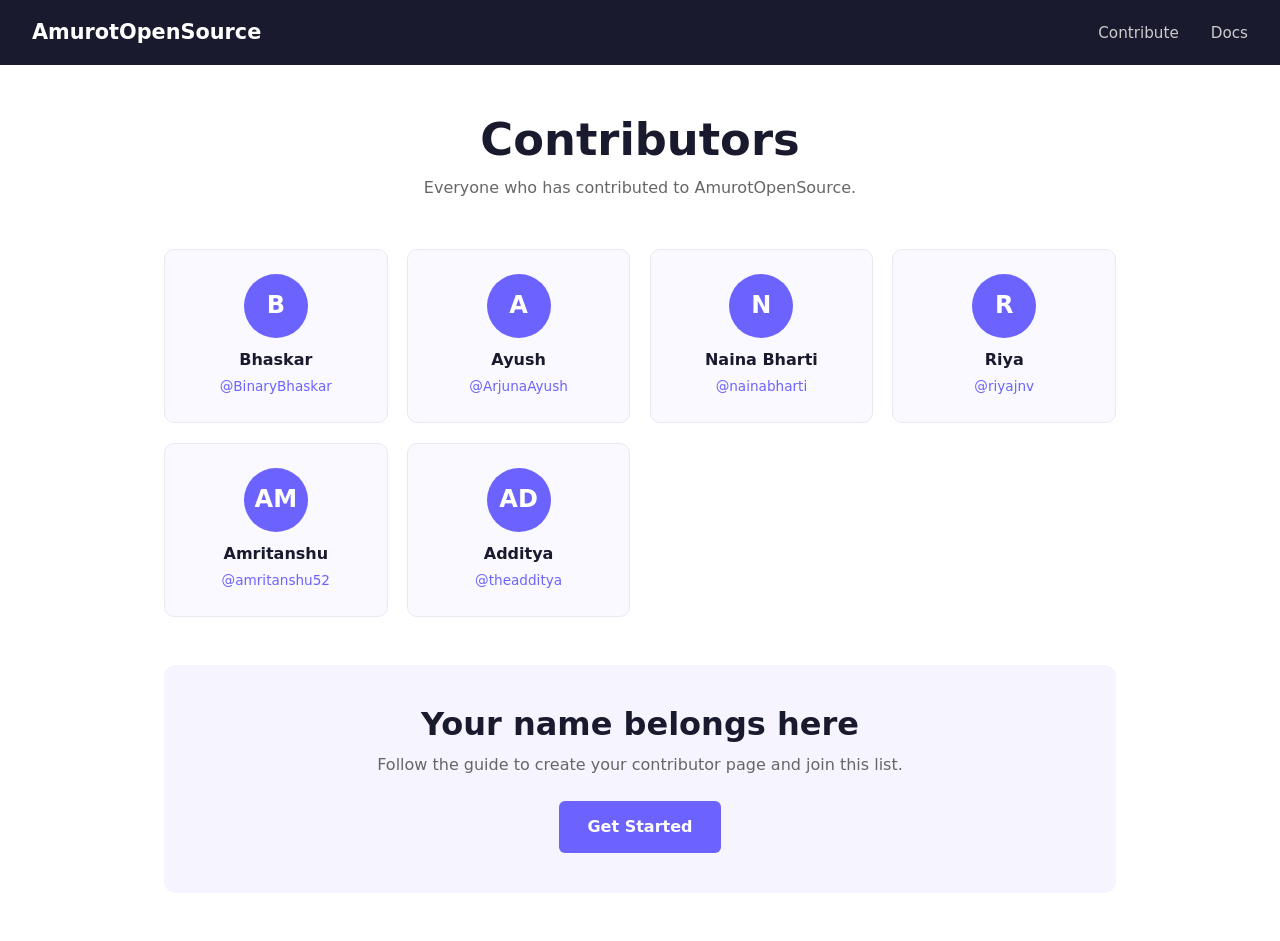
<file: people/index.html>
<!DOCTYPE html>
<html lang="en">
<head>
  <meta charset="UTF-8">
  <meta name="viewport" content="width=device-width, initial-scale=1.0">
  <title>Contributors — AmurotOpenSource</title>
  <link rel="stylesheet" href="../styles.css">
  <style>
    .contributors-page {
      max-width: 1000px;
      margin: 0 auto;
      padding: 3rem 1.5rem;
    }

    .contributors-page h1 {
      text-align: center;
      margin-bottom: 0.5rem;
    }

    .page-subtitle {
      text-align: center;
      color: #666;
      margin-bottom: 3rem;
    }

    .people-grid {
      display: grid;
      grid-template-columns: repeat(auto-fill, minmax(200px, 1fr));
      gap: 1.2rem;
      margin-bottom: 3rem;
    }

    .person-card {
      background-color: #f9f9ff;
      border: 1px solid #e8e8f0;
      border-radius: 10px;
      padding: 1.5rem;
      text-align: center;
      transition: transform 0.2s, box-shadow 0.2s;
      text-decoration: none;
      color: inherit;
      display: block;
    }

    .person-card:hover {
      transform: translateY(-3px);
      box-shadow: 0 6px 20px rgba(108, 99, 255, 0.12);
      text-decoration: none;
    }

    .person-avatar {
      width: 64px;
      height: 64px;
      border-radius: 50%;
      background-color: #6c63ff;
      display: flex;
      align-items: center;
      justify-content: center;
      font-size: 1.5rem;
      color: white;
      font-weight: 700;
      margin: 0 auto 0.8rem;
    }

    .person-card h3 {
      font-size: 1rem;
      margin-bottom: 0.2rem;
    }

    .person-card .persons-username {
      font-size: 0.85rem;
      color: #6c63ff;
    }

    .add-yours {
      text-align: center;
      background-color: #f5f4ff;
      border-radius: 12px;
      padding: 2.5rem;
    }

    .add-yours h2 {
      margin-bottom: 0.5rem;
    }

    .add-yours p {
      color: #666;
      margin-bottom: 1.5rem;
    }
  </style>
</head>
<body>

  <nav class="navbar">
    <div class="nav-brand">
      <a href="../index.html">AmurotOpenSource</a>
    </div>
    <ul class="nav-links">
      <li><a href="../index.html#contribute">Contribute</a></li>
      <li><a href="../docs/getting-started.html">Docs</a></li>
    </ul>
  </nav>

  <main class="contributors-page">
    <h1>Contributors</h1>
    <p class="page-subtitle">Everyone who has contributed to AmurotOpenSource.</p>

    <div class="people-grid">
      <a href="bhaskar/" class="person-card">
        <div class="person-avatar">B</div>
        <h3>Bhaskar</h3>
        <span class="persons-username">@BinaryBhaskar</span>
      </a>
      <a href="ayush/" class="person-card">
        <div class="person-avatar">A</div>
        <h3>Ayush</h3>
        <span class="persons-username">@ArjunaAyush</span>
      </a>
      <a href="nainabharti/" class="person-card">
        <div class="person-avatar">N</div>
        <h3>Naina Bharti</h3>
        <span class="persons-username">@nainabharti</span>
      </a>
        <a href="riya/" class="person-card">
        <div class="person-avatar">R</div>
        <h3>Riya</h3>
        <span class="persons-username">@riyajnv</span>
      </a>
      <a href="amritanshu/" class="person-card">
        <div class="person-avatar">AM</div>
        <h3>Amritanshu</h3>
        <span class="persons-username">@amritanshu52</span>
      </a>
      <a href="additya/" class="person-card">
        <div class="person-avatar">AD</div>
        <h3>Additya</h3>
        <span class="persons-username">@theadditya</span>
      </a>
      <!-- New contributor cards are added here as PRs are merged -->
    </div>

    <div class="add-yours">
      <h2>Your name belongs here</h2>
      <p>Follow the guide to create your contributor page and join this list.</p>
      <a href="../docs/getting-started.html" class="btn-primary">Get Started</a>
    </div>
  </main>
</body>
</html>
</file>
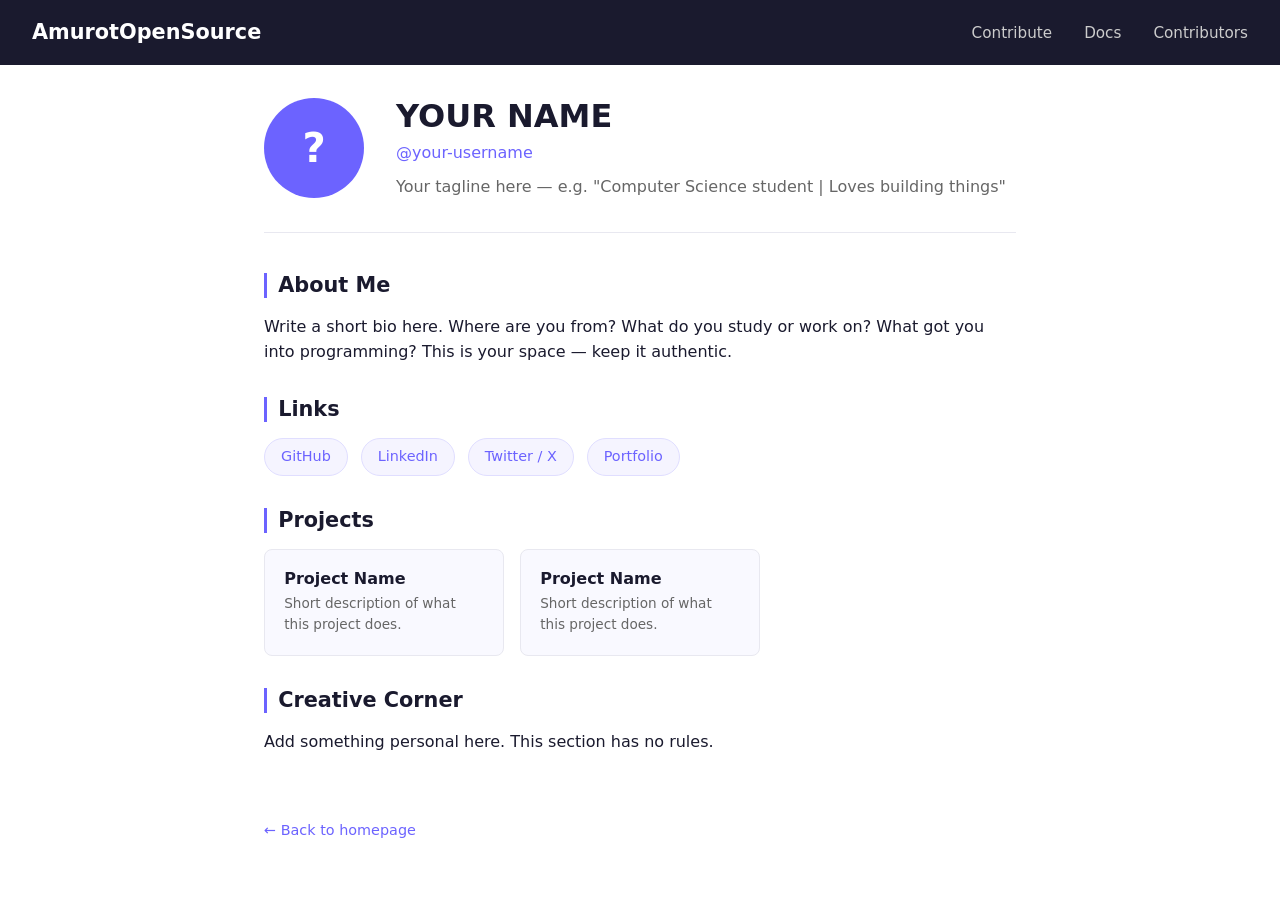
<file: template/index.html>
<!DOCTYPE html>
<html lang="en">
<head>
  <meta charset="UTF-8">
  <meta name="viewport" content="width=device-width, initial-scale=1.0">
  <title>YOUR NAME — AmurotOpenSource</title>
  <link rel="stylesheet" href="../../styles.css">
  <link rel="stylesheet" href="./styles.css">
  </style>
</head>
<body>

  <nav class="navbar">
    <div class="nav-brand">
      <a href="../../index.html">AmurotOpenSource</a>
    </div>
    <ul class="nav-links">
      <li><a href="../../index.html#contribute">Contribute</a></li>
      <li><a href="../../docs/getting-started.html">Docs</a></li>
      <li><a href="../../people/">Contributors</a></li>
    </ul>
  </nav>

  <main class="profile-page">

    <div class="profile-header">
      <div class="profile-avatar">?</div>
      <div class="profile-info">
        <!-- Replace YOUR NAME with your actual name -->
        <h1>YOUR NAME</h1>
        <p class="username">@your-username</p>
        <!-- A short one-line description of yourself -->
        <p class="tagline">Your tagline here — e.g. "Computer Science student | Loves building things"</p>
      </div>
    </div>

    <section class="profile-section">
      <h2>About Me</h2>
      <p>
        Write a short bio here. Where are you from? What do you study or work on?
        What got you into programming? This is your space — keep it authentic.
      </p>
    </section>

    <section class="profile-section">
      <h2>Links</h2>
      <ul class="links-list">
        <!-- Add your links. Remove any you don't need. Add any you want. -->
        <li><a href="https://github.com/your-username">GitHub</a></li>
        <li><a href="https://linkedin.com/in/your-username">LinkedIn</a></li>
        <li><a href="https://twitter.com/your-username">Twitter / X</a></li>
        <li><a href="#">Portfolio</a></li>
      </ul>
    </section>

    <section class="profile-section">
      <h2>Projects</h2>
      <div class="projects-grid">
        <!-- Add your projects here. Copy the project-card block to add more. -->
        <div class="project-card">
          <h3>Project Name</h3>
          <p>Short description of what this project does.</p>
        </div>
        <div class="project-card">
          <h3>Project Name</h3>
          <p>Short description of what this project does.</p>
        </div>
      </div>
    </section>

    <section class="profile-section">
      <h2>Creative Corner</h2>
      <!--
        This section is entirely yours. Some ideas:
        - A favourite quote
        - A fun fact about yourself
        - An ASCII art piece
        - Your current favourite song or book
        - A short poem
        - Anything that represents you
      -->
      <p>Add something personal here. This section has no rules.</p>
    </section>

    <a href="../../index.html" class="back-link">&larr; Back to homepage</a>

  </main>

</body>
</html>
</file>
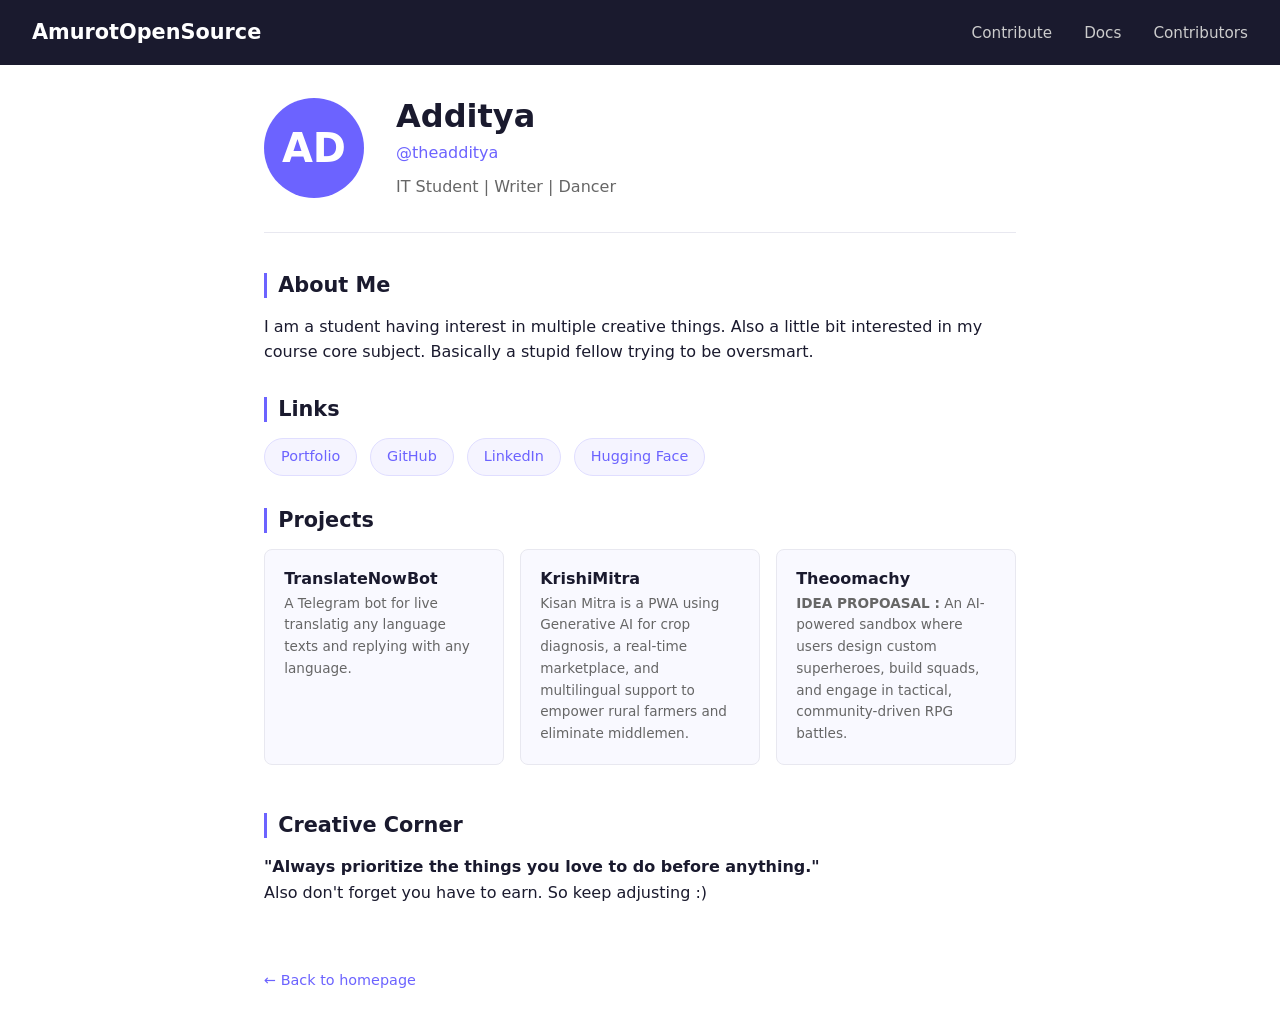
<file: people/additya/index.html>
<!DOCTYPE html>
<html lang="en">
<head>
  <meta charset="UTF-8">
  <meta name="viewport" content="width=device-width, initial-scale=1.0">
  <title>Additya — AmurotOpenSource</title>
  <link rel="stylesheet" href="../../styles.css">
  <link rel="stylesheet" href="./styles.css">
</head>
<body>
  <nav class="navbar">
    <div class="nav-brand">
      <a href="../../index.html">AmurotOpenSource</a>
    </div>
    <ul class="nav-links">
      <li><a href="../../index.html#contribute">Contribute</a></li>
      <li><a href="../../docs/getting-started.html">Docs</a></li>
      <li><a href="../../people/">Contributors</a></li>
    </ul>
  </nav>

  <main class="profile-page">

    <div class="profile-header">
      <div class="profile-avatar">AD</div>
      <div class="profile-info">
        <h1>Additya</h1>
        <p class="username">@theadditya</p>
        <p class="tagline">IT Student | Writer  | Dancer</p>
      </div>
    </div>

    <section class="profile-section">
      <h2>About Me</h2>
      <p>
        I am a student having interest in multiple creative things. Also a little bit interested in my course core subject. Basically a stupid fellow trying to be oversmart.
      </p>
    </section>

    <section class="profile-section">
      <h2>Links</h2>
      <ul class="links-list">
        <li><a href="https://theadditya.github.io/Portfolio/">Portfolio</a></li>
        <li><a href="https://github.com/theadditya">GitHub</a></li>
        <li><a href="https://linkedin.com/in/theadditya">LinkedIn</a></li>
        <li><a href="https://huggingface.co/theadditya">Hugging Face</a></li>
      </ul>
    </section>

    <section class="profile-section">
      <h2>Projects</h2>
      <div class="projects-grid">
        <div class="project-card">
          <h3>TranslateNowBot</h3>
          <p>A Telegram bot for live translatig any language texts and replying with any language.</p>
        </div>
        <div class="project-card">
          <h3>KrishiMitra</h3>
          <p>
            Kisan Mitra is a PWA using Generative AI for crop diagnosis, a real-time marketplace, and multilingual support to empower rural farmers and eliminate middlemen. 
          </p>
        </div>
        <div class="project-card">
          <h3>Theoomachy </h3>
          <p>
            <strong>IDEA PROPOASAL :</strong> An AI-powered sandbox where users design custom superheroes, build squads, and engage in tactical, community-driven RPG battles.
          </p>
        </div>
          </p>
        </div>

      </div>
    </section>

    <section class="profile-section">
      <h2>Creative Corner</h2>
      <p>
        <strong>"Always prioritize the things you love to do before anything."</strong><br>
        Also don't forget you have to earn. So keep adjusting :)
      </p>
    </section>

    <a href="../../index.html" class="back-link">&larr; Back to homepage</a>

  </main>

</body>
</html>
</file>
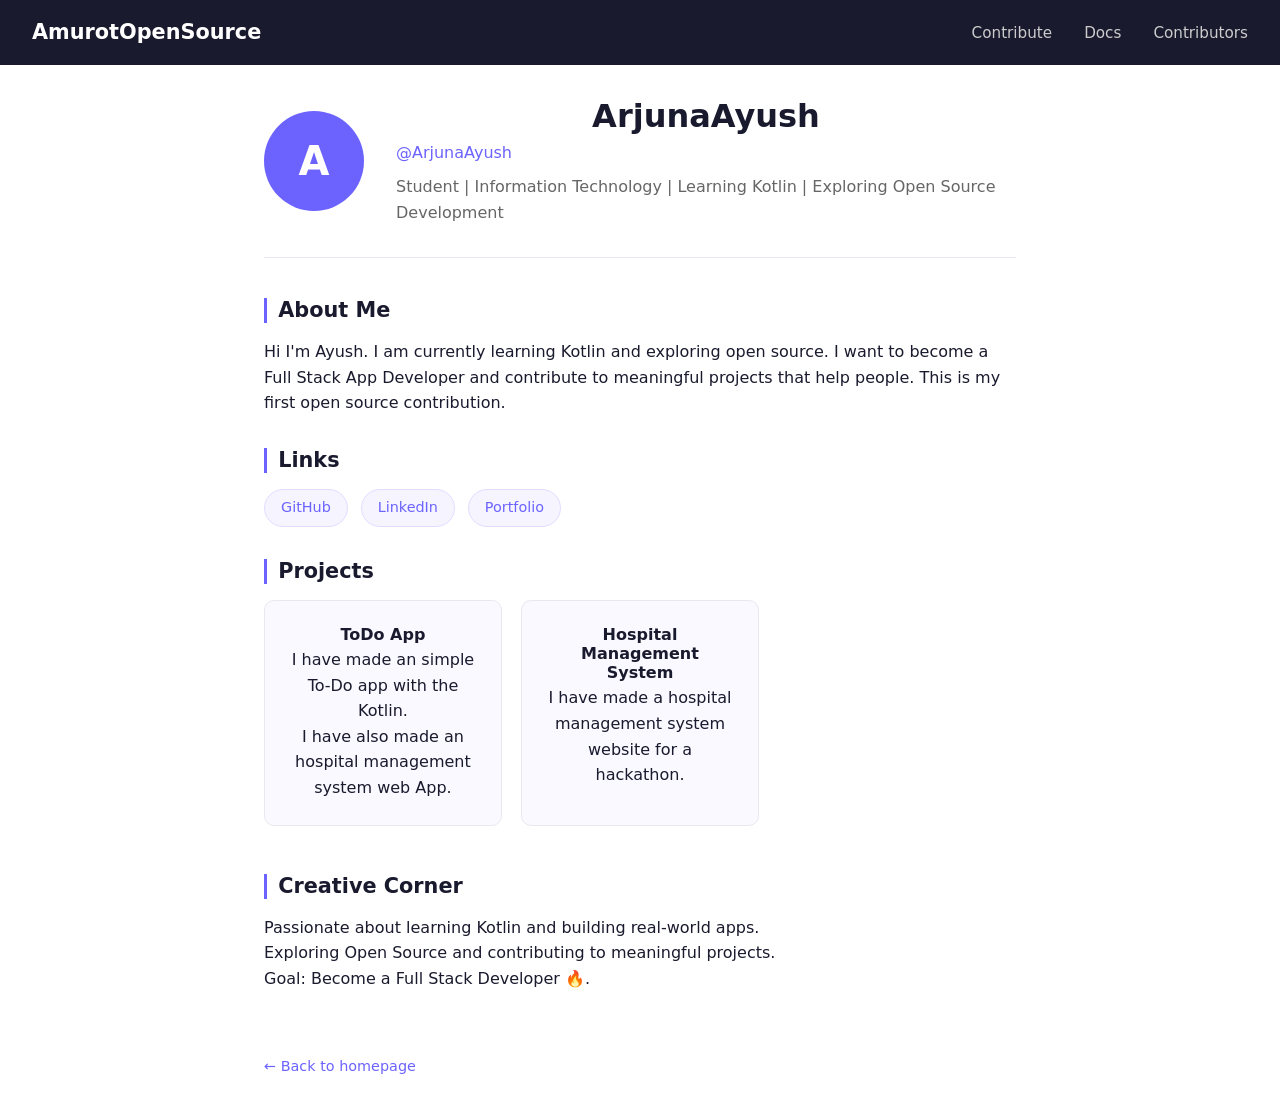
<file: people/ayush/index.html>
<!DOCTYPE html>
<html lang="en">
<head>
  <meta charset="UTF-8">
  <meta name="viewport" content="width=device-width, initial-scale=1.0">
  <title>ArjunaAyush — AmurotOpenSource</title>
  <link rel="stylesheet" href="../../styles.css">
  <link rel="stylesheet" href="../../people/ayush/styles.css">
</head>

<body>

  <nav class="navbar">
    <div class="nav-brand">
      <a href="../../index.html">AmurotOpenSource</a>
    </div>
    <ul class="nav-links">
      <li><a href="../../index.html#contribute">Contribute</a></li>
      <li><a href="../../docs/getting-started.html">Docs</a></li>
      <li><a href="../../people/">Contributors</a></li>
    </ul>
  </nav>

  <main class="profile-page contributors-page">

    <div class="profile-header">
      <div class="profile-avatar">A</div>
      <div class="profile-info">
        <h1>ArjunaAyush</h1>
        <p class="username">@ArjunaAyush</p>
        <p class="tagline">
          Student | Information Technology | Learning Kotlin | Exploring Open Source Development
        </p>
      </div>
    </div>

    <section class="profile-section">
      <h2>About Me</h2>
      <p>
        Hi I'm Ayush. I am currently learning Kotlin and exploring open source.
        I want to become a Full Stack App Developer and contribute to meaningful
        projects that help people. This is my first open source contribution.
      </p>
    </section>

    <section class="profile-section">
      <h2>Links</h2>
      <ul class="links-list">
        <li><a href="https://github.com/ArjunaAyush">GitHub</a></li>
        <li><a href="https://linkedin.com/in/ArjunaAyush">LinkedIn</a></li>
        <li><a href="../ayush/index.html">Portfolio</a></li>
      </ul>
    </section>

    <section class="profile-section">
      <h2>Projects</h2>

      <div class="people-grid">
        <div class="person-card">
          <h3>ToDo App</h3>
          <p>I have made an simple To-Do app with the  Kotlin.</p>
          <p>I have also made an hospital management system web App.</p>
          </p>
        </div>

        <div class="person-card">
          <h3>Hospital Management System</h3>
          <p>I have made a hospital management system website for a hackathon.</p>
        </div>
      </div>

    </section>

    <section class="profile-section">
      <h2>Creative Corner</h2>
      <p>
        Passionate about learning Kotlin and building real-world apps.<br>
        Exploring Open Source and contributing to meaningful projects.<br>
        Goal: Become a Full Stack Developer 🔥.
      </p>
    </section>

    <a href="../../index.html" class="back-link">&larr; Back to homepage</a>

  </main>

</body>
</html>
</file>
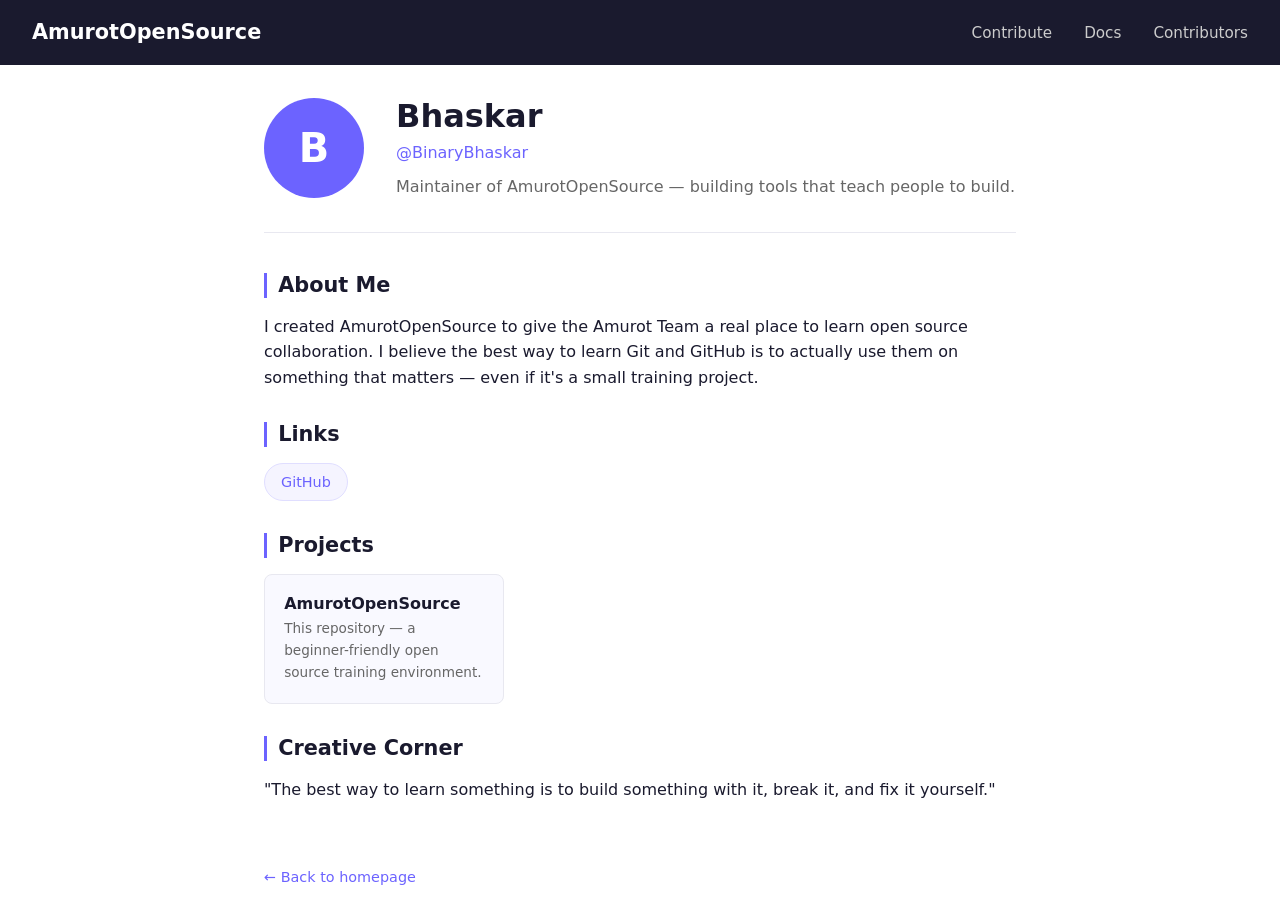
<file: people/bhaskar/index.html>
<!DOCTYPE html>
<html lang="en">
<head>
  <meta charset="UTF-8">
  <meta name="viewport" content="width=device-width, initial-scale=1.0">
  <title>Bhaskar — AmurotOpenSource</title>
  <link rel="stylesheet" href="../../styles.css">
  <link rel="stylesheet" href="./styles.css">
</head>
<body>
  <nav class="navbar">
    <div class="nav-brand">
      <a href="../../index.html">AmurotOpenSource</a>
    </div>
    <ul class="nav-links">
      <li><a href="../../index.html#contribute">Contribute</a></li>
      <li><a href="../../docs/getting-started.html">Docs</a></li>
      <li><a href="../../people/">Contributors</a></li>
    </ul>
  </nav>

  <main class="profile-page">

    <div class="profile-header">
      <div class="profile-avatar">B</div>
      <div class="profile-info">
        <h1>Bhaskar</h1>
        <p class="username">@BinaryBhaskar</p>
        <p class="tagline">Maintainer of AmurotOpenSource — building tools that teach people to build.</p>
      </div>
    </div>

    <section class="profile-section">
      <h2>About Me</h2>
      <p>
        I created AmurotOpenSource to give the Amurot Team a real place to learn open source
        collaboration. I believe the best way to learn Git and GitHub is to actually use them
        on something that matters — even if it's a small training project.
      </p>
    </section>

    <section class="profile-section">
      <h2>Links</h2>
      <ul class="links-list">
        <li><a href="https://github.com/BinaryBhaskar">GitHub</a></li>
      </ul>
    </section>

    <section class="profile-section">
      <h2>Projects</h2>
      <div class="projects-grid">
        <div class="project-card">
          <h3>AmurotOpenSource</h3>
          <p>This repository — a beginner-friendly open source training environment.</p>
        </div>
      </div>
    </section>

    <section class="profile-section">
      <h2>Creative Corner</h2>
      <p>
        "The best way to learn something is to build something with it,
        break it, and fix it yourself."
      </p>
    </section>

    <a href="../../index.html" class="back-link">&larr; Back to homepage</a>

  </main>

</body>
</html>
</file>
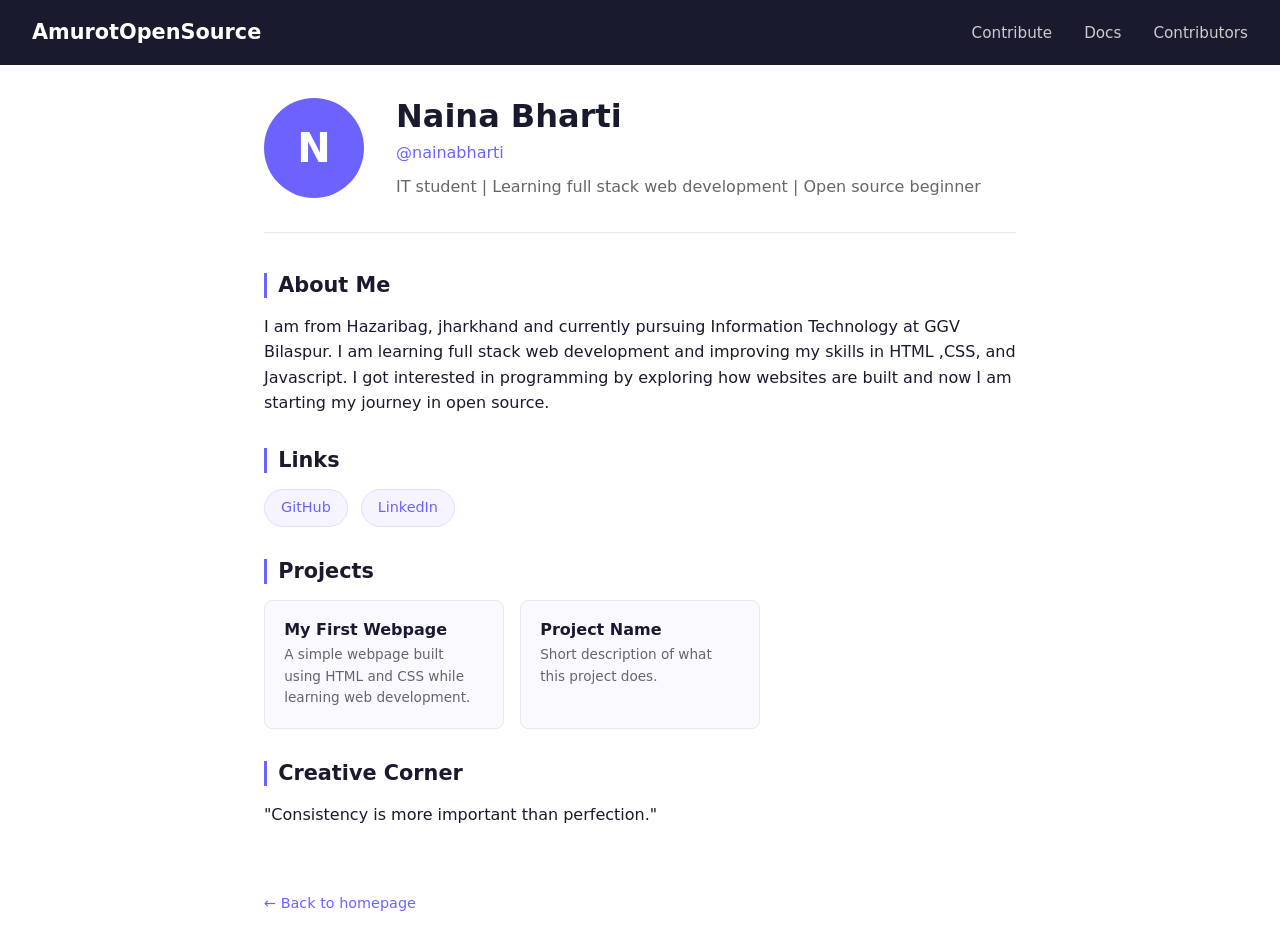
<file: people/nainabharti/index.html>
<!DOCTYPE html>
<html lang="en">
<head>
  <meta charset="UTF-8">
  <meta name="viewport" content="width=device-width, initial-scale=1.0">
  <title>Naina Bharti— AmurotOpenSource</title>
  <link rel="stylesheet" href="../../styles.css">
  <link rel="stylesheet" href="./styles.css">
</head>
<body>

  <nav class="navbar">
    <div class="nav-brand">
      <a href="../../index.html">AmurotOpenSource</a>
    </div>
    <ul class="nav-links">
      <li><a href="../../index.html#contribute">Contribute</a></li>
      <li><a href="../../docs/getting-started.md">Docs</a></li>
      <li><a href="../../people/">Contributors</a></li>
    </ul>
  </nav>

  <main class="profile-page">

    <div class="profile-header">
      <div class="profile-avatar">N</div>
      <div class="profile-info">
        <!-- Replace YOUR NAME with your actual name -->
        <h1>Naina Bharti</h1>
        <p class="username">@nainabharti</p>
        <!-- A short one-line description of yourself -->
        <p class="tagline">IT student | Learning full stack web development | Open source beginner</p>
      </div>
    </div>

    <section class="profile-section">
      <h2>About Me</h2>
      <p>
        I am from Hazaribag, jharkhand and currently pursuing Information Technology at GGV Bilaspur.
        I am learning full stack web development and improving my skills in HTML ,CSS, and Javascript.
        I got interested in programming by exploring how websites are built and now I am starting my journey in open source.
      </p>
    </section>

    <section class="profile-section">
      <h2>Links</h2>
      <ul class="links-list">
        <!-- Add your links. Remove any you don't need. Add any you want. -->
        <li><a href="https://github.com/nainabharti">GitHub</a></li>
        <li><a href="https://linkedin.com/in/nainabharti">LinkedIn</a></li>
        
      </ul>
    </section>

    <section class="profile-section">
      <h2>Projects</h2>
      <div class="projects-grid">
        <!-- Add your projects here. Copy the project-card block to add more. -->
        <div class="project-card">
          <h3>My First Webpage</h3>
          <p>A simple webpage built using HTML and CSS while learning web development.</p>
        </div>
        <div class="project-card">
          <h3>Project Name</h3>
          <p>Short description of what this project does.</p>
        </div>
      </div>
    </section>

    <section class="profile-section">
      <h2>Creative Corner</h2>
      <!--
        This section is entirely yours. Some ideas:
        - A favourite quote
        - A fun fact about yourself
        - An ASCII art piece
        - Your current favourite song or book
        - A short poem
        - Anything that represents you
      -->
      <p>"Consistency is more important than perfection."</p>
    </section>

    <a href="../../index.html" class="back-link">&larr; Back to homepage</a>

  </main>

</body>
</html>
</file>
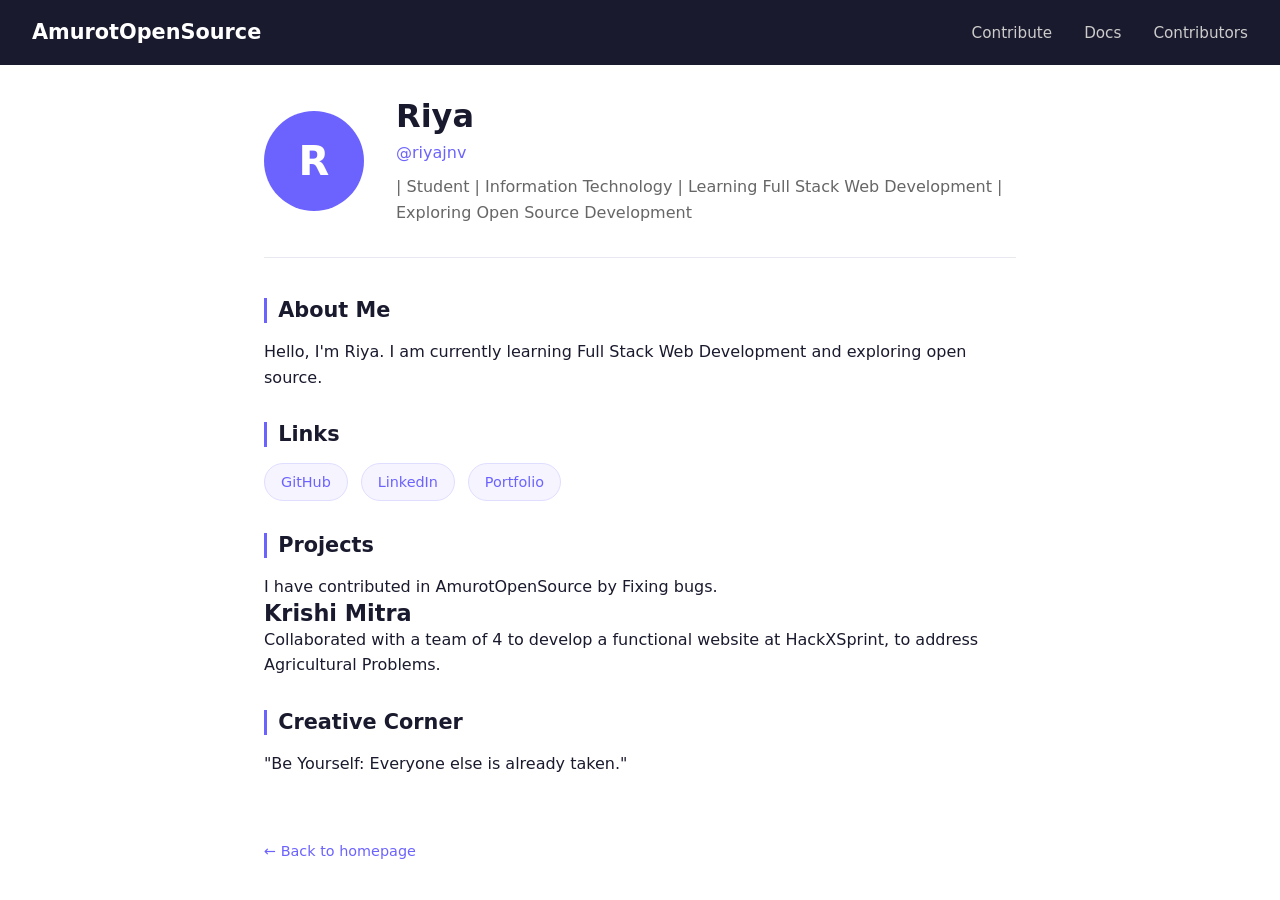
<file: people/riya/index.html>
<!DOCTYPE html>
<html lang="en">
<head>
  <meta charset="UTF-8">
  <meta name="viewport" content="width=device-width, initial-scale=1.0">
  <title>Riya — AmurotOpenSource</title>
  <link rel="stylesheet" href="../../styles.css">
  <link rel="stylesheet" href="../../people/riya/styles.css">
</head>

<body>

  <nav class="navbar">
    <div class="nav-brand">
      <a href="../../index.html">AmurotOpenSource</a>
    </div>
    <ul class="nav-links">
      <li><a href="../../index.html#contribute">Contribute</a></li>
      <li><a href="../../docs/getting-started.html">Docs</a></li>
      <li><a href="../../people/">Contributors</a></li>
    </ul>
  </nav>

  <main class="profile-page contributors-page">

    <div class="profile-header">
      <div class="profile-avatar">R</div>
      <div class="profile-info">
        <h1>Riya</h1>
        <p class="username">@riyajnv</p>
        <p class="tagline">
        | Student | Information Technology | Learning Full Stack Web Development | Exploring Open Source Development
        </p>
      </div>
    </div>

    <section class="profile-section">
      <h2>About Me</h2>
      <p>
        Hello, I'm Riya. I am currently learning Full Stack Web Development and exploring open source.
        
      </p>
    </section>

    <section class="profile-section">
      <h2>Links</h2>
      <ul class="links-list">
        <li><a href="https://github.com/riyajnv825413-ui">GitHub</a></li>
        <li><a href="https://www.linkedin.com/in/riya-kumari-386b47387/">LinkedIn</a></li>
        <li><a href="../riya/index.html">Portfolio</a></li>
      </ul>
    </section>

    <section class="profile-section">
      <h2>Projects</h2>

      <div class="people-grid">
        <div class="person-card">
          <p>I have contributed in AmurotOpenSource by Fixing bugs.</p>
        </div>

        <div class="person-card">
          <h3>Krishi Mitra</h3>
          <p>Collaborated with a team of 4 to develop a functional website at HackXSprint, to address Agricultural Problems.</p>
        </div>

    </section>

    <section class="profile-section">
      <h2>Creative Corner</h2>
      <p>
       "Be Yourself: Everyone else is already taken."
      </p>
    </section>

    <a href="../../index.html" class="back-link">&larr; Back to homepage</a>

  </main>

</body>
</html>
</file>
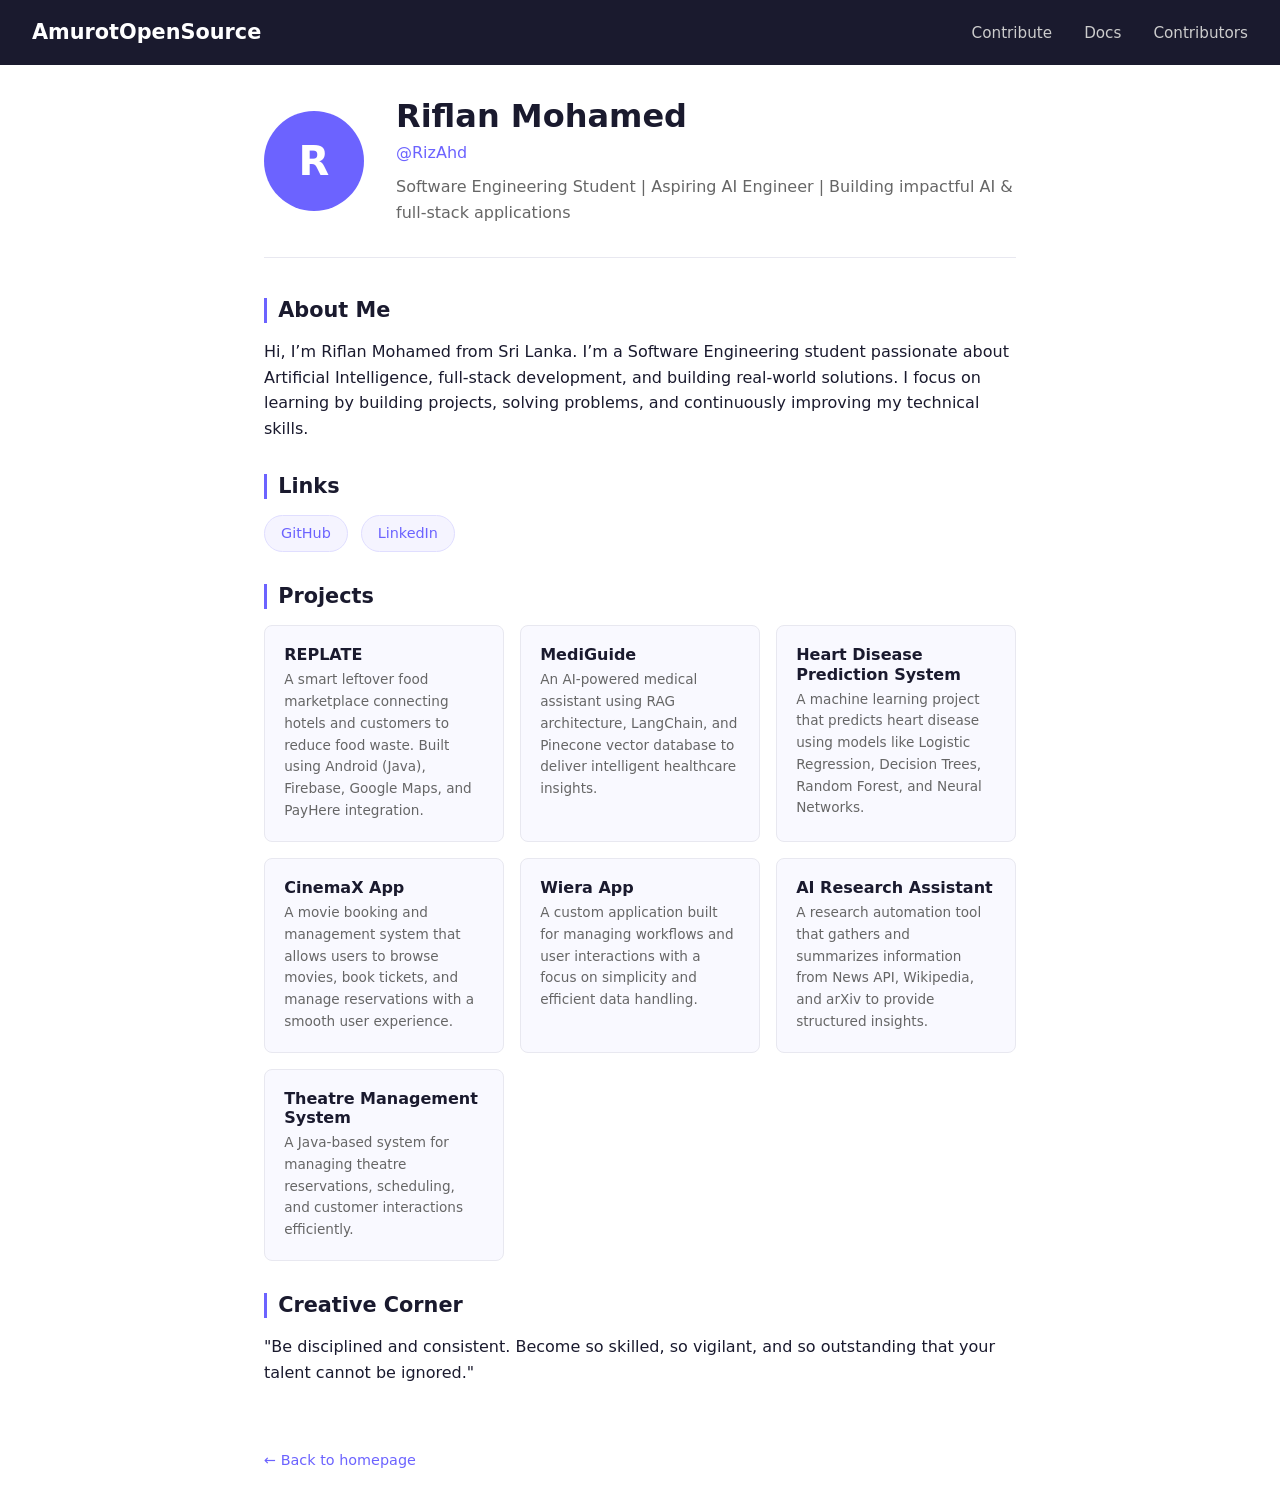
<file: people/rizahd/index.html>
<!DOCTYPE html>
<html lang="en">
<head>
  <meta charset="UTF-8">
  <meta name="viewport" content="width=device-width, initial-scale=1.0">
  <title>Riflan Mohamed — AmurotOpenSource</title>
  <link rel="stylesheet" href="../../styles.css">
  <link rel="stylesheet" href="./styles.css">
</head>
<body>

  <nav class="navbar">
    <div class="nav-brand">
      <a href="../../index.html">AmurotOpenSource</a>
    </div>
    <ul class="nav-links">
      <li><a href="../../index.html#contribute">Contribute</a></li>
      <li><a href="../../docs/getting-started.html">Docs</a></li>
      <li><a href="../../people/">Contributors</a></li>
    </ul>
  </nav>

  <main class="profile-page">

    <div class="profile-header">
      <div class="profile-avatar">R</div>
      <div class="profile-info">
        <h1>Riflan Mohamed</h1>
        <p class="username">@RizAhd</p>
        <p class="tagline">Software Engineering Student | Aspiring AI Engineer | Building impactful AI & full-stack applications</p>
      </div>
    </div>

    <section class="profile-section">
      <h2>About Me</h2>
      <p>
        Hi, I’m Riflan Mohamed from Sri Lanka. I’m a Software Engineering student passionate about Artificial Intelligence, full-stack development, and building real-world solutions. 
        I focus on learning by building projects, solving problems, and continuously improving my technical skills.
      </p>
    </section>

    <section class="profile-section">
      <h2>Links</h2>
      <ul class="links-list">
        <li><a href="https://github.com/RizAhd" target="_blank">GitHub</a></li>
        <li><a href="https://linkedin.com/in/riflan" target="_blank">LinkedIn</a></li>
      </ul>
    </section>

    <section class="profile-section">
      <h2>Projects</h2>
      <div class="projects-grid">

        <div class="project-card">
          <h3>REPLATE</h3>
          <p>
            A smart leftover food marketplace connecting hotels and customers to reduce food waste. Built using Android (Java), Firebase, Google Maps, and PayHere integration.
          </p>
        </div>

        <div class="project-card">
          <h3>MediGuide</h3>
          <p>
            An AI-powered medical assistant using RAG architecture, LangChain, and Pinecone vector database to deliver intelligent healthcare insights.
          </p>
        </div>

        <div class="project-card">
          <h3>Heart Disease Prediction System</h3>
          <p>
            A machine learning project that predicts heart disease using models like Logistic Regression, Decision Trees, Random Forest, and Neural Networks.
          </p>
        </div>

        <div class="project-card">
          <h3>CinemaX App</h3>
          <p>
            A movie booking and management system that allows users to browse movies, book tickets, and manage reservations with a smooth user experience.
          </p>
        </div>

        <div class="project-card">
          <h3>Wiera App</h3>
          <p>
            A custom application built for managing workflows and user interactions with a focus on simplicity and efficient data handling.
          </p>
        </div>

        <div class="project-card">
          <h3>AI Research Assistant</h3>
          <p>
            A research automation tool that gathers and summarizes information from News API, Wikipedia, and arXiv to provide structured insights.
          </p>
        </div>

        <div class="project-card">
          <h3>Theatre Management System</h3>
          <p>
            A Java-based system for managing theatre reservations, scheduling, and customer interactions efficiently.
          </p>
        </div>

      </div>
    </section>

    <section class="profile-section">
      <h2>Creative Corner</h2>
      <p>
        "Be disciplined and consistent. Become so skilled, so vigilant, and so outstanding that your talent cannot be ignored."
      </p>
    </section>

    <a href="../../index.html" class="back-link">&larr; Back to homepage</a>

  </main>

</body>
</html>
</file>
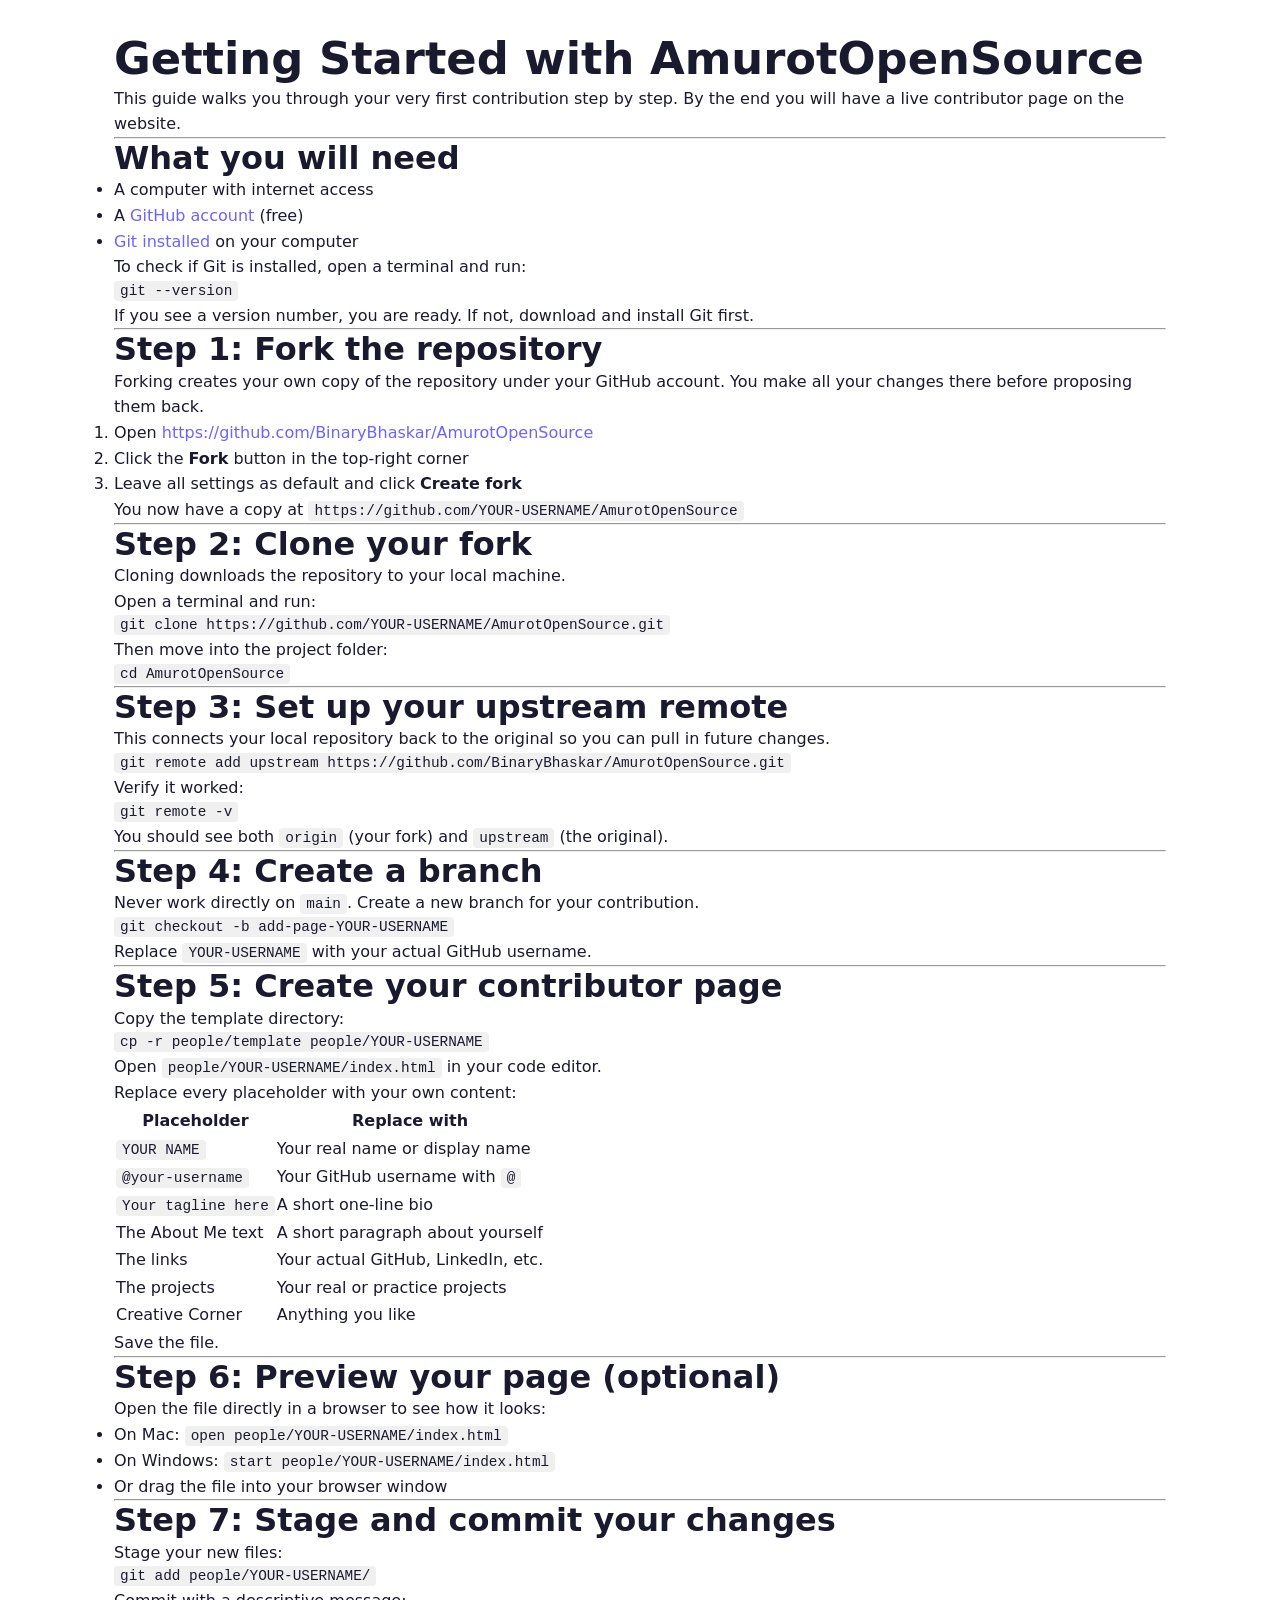
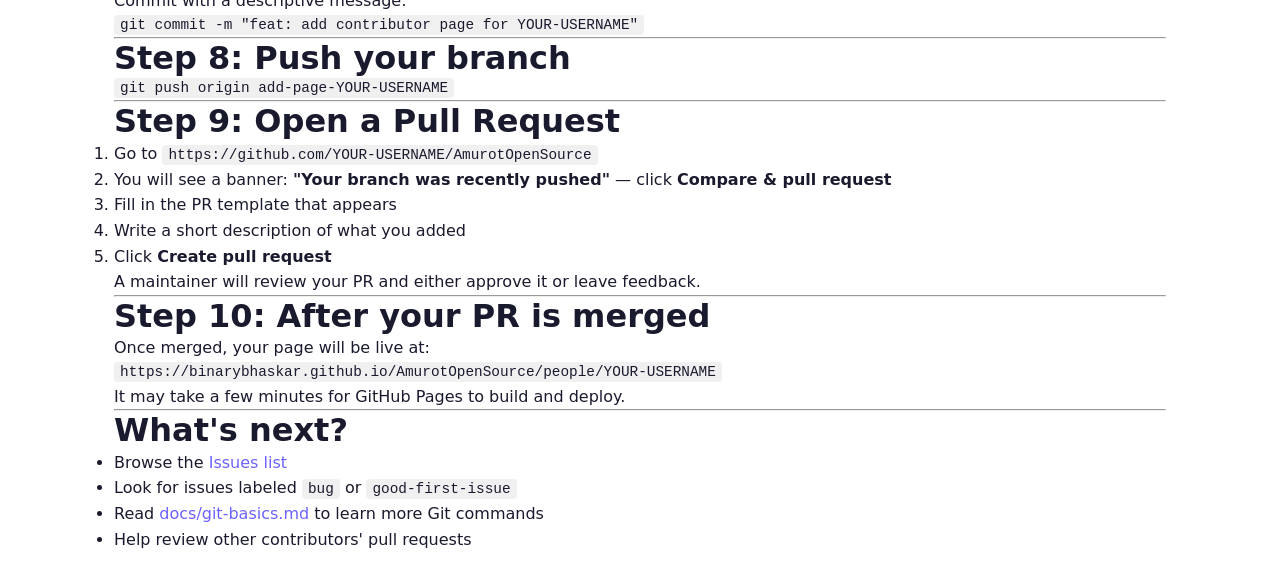
<file: docs/getting-started.html>
<!Doctype html>
<html lang="en">
<head>
<meta charset="UTF-8">
  <meta name="viewport" content="width=device-width, initial-scale=1.0">
  <title>Getting Started — AmurotOpenSource</title>
  <link rel="stylesheet" href="../styles.css">
</head>
<body>
<main class="container" style="padding: 2rem 1.5rem;">
    <div class="markdown-body">
      <h1>Getting Started with AmurotOpenSource</h1>
<p>This guide walks you through your very first contribution step by step. By the end you will have a live contributor page on the website.</p>
<hr>
<h2>What you will need</h2>
<ul>
<li>A computer with internet access</li>
<li>A <a href="https://github.com/join">GitHub account</a> (free)</li>
<li><a href="https://git-scm.com/downloads">Git installed</a> on your computer</li>
</ul>
<p>To check if Git is installed, open a terminal and run:</p>
<pre><code class="language-bash">git --version
</code></pre>
<p>If you see a version number, you are ready. If not, download and install Git first.</p>
<hr>
<h2>Step 1: Fork the repository</h2>
<p>Forking creates your own copy of the repository under your GitHub account. You make all your changes there before proposing them back.</p>
<ol>
<li>Open <a href="https://github.com/BinaryBhaskar/AmurotOpenSource">https://github.com/BinaryBhaskar/AmurotOpenSource</a></li>
<li>Click the <strong>Fork</strong> button in the top-right corner</li>
<li>Leave all settings as default and click <strong>Create fork</strong></li>
</ol>
<p>You now have a copy at <code>https://github.com/YOUR-USERNAME/AmurotOpenSource</code></p>
<hr>
<h2>Step 2: Clone your fork</h2>
<p>Cloning downloads the repository to your local machine.</p>
<p>Open a terminal and run:</p>
<pre><code class="language-bash">git clone https://github.com/YOUR-USERNAME/AmurotOpenSource.git
</code></pre>
<p>Then move into the project folder:</p>
<pre><code class="language-bash">cd AmurotOpenSource
</code></pre>
<hr>
<h2>Step 3: Set up your upstream remote</h2>
<p>This connects your local repository back to the original so you can pull in future changes.</p>
<pre><code class="language-bash">git remote add upstream https://github.com/BinaryBhaskar/AmurotOpenSource.git
</code></pre>
<p>Verify it worked:</p>
<pre><code class="language-bash">git remote -v
</code></pre>
<p>You should see both <code>origin</code> (your fork) and <code>upstream</code> (the original).</p>
<hr>
<h2>Step 4: Create a branch</h2>
<p>Never work directly on <code>main</code>. Create a new branch for your contribution.</p>
<pre><code class="language-bash">git checkout -b add-page-YOUR-USERNAME
</code></pre>
<p>Replace <code>YOUR-USERNAME</code> with your actual GitHub username.</p>
<hr>
<h2>Step 5: Create your contributor page</h2>
<p>Copy the template directory:</p>
<pre><code class="language-bash">cp -r people/template people/YOUR-USERNAME
</code></pre>
<p>Open <code>people/YOUR-USERNAME/index.html</code> in your code editor.</p>
<p>Replace every placeholder with your own content:</p>
<table>
<thead>
<tr>
<th>Placeholder</th>
<th>Replace with</th>
</tr>
</thead>
<tbody><tr>
<td><code>YOUR NAME</code></td>
<td>Your real name or display name</td>
</tr>
<tr>
<td><code>@your-username</code></td>
<td>Your GitHub username with <code>@</code></td>
</tr>
<tr>
<td><code>Your tagline here</code></td>
<td>A short one-line bio</td>
</tr>
<tr>
<td>The About Me text</td>
<td>A short paragraph about yourself</td>
</tr>
<tr>
<td>The links</td>
<td>Your actual GitHub, LinkedIn, etc.</td>
</tr>
<tr>
<td>The projects</td>
<td>Your real or practice projects</td>
</tr>
<tr>
<td>Creative Corner</td>
<td>Anything you like</td>
</tr>
</tbody></table>
<p>Save the file.</p>
<hr>
<h2>Step 6: Preview your page (optional)</h2>
<p>Open the file directly in a browser to see how it looks:</p>
<ul>
<li>On Mac: <code>open people/YOUR-USERNAME/index.html</code></li>
<li>On Windows: <code>start people/YOUR-USERNAME/index.html</code></li>
<li>Or drag the file into your browser window</li>
</ul>
<hr>
<h2>Step 7: Stage and commit your changes</h2>
<p>Stage your new files:</p>
<pre><code class="language-bash">git add people/YOUR-USERNAME/
</code></pre>
<p>Commit with a descriptive message:</p>
<pre><code class="language-bash">git commit -m &quot;feat: add contributor page for YOUR-USERNAME&quot;
</code></pre>
<hr>
<h2>Step 8: Push your branch</h2>
<pre><code class="language-bash">git push origin add-page-YOUR-USERNAME
</code></pre>
<hr>
<h2>Step 9: Open a Pull Request</h2>
<ol>
<li>Go to <code>https://github.com/YOUR-USERNAME/AmurotOpenSource</code></li>
<li>You will see a banner: <strong>&quot;Your branch was recently pushed&quot;</strong> — click <strong>Compare &amp; pull request</strong></li>
<li>Fill in the PR template that appears</li>
<li>Write a short description of what you added</li>
<li>Click <strong>Create pull request</strong></li>
</ol>
<p>A maintainer will review your PR and either approve it or leave feedback.</p>
<hr>
<h2>Step 10: After your PR is merged</h2>
<p>Once merged, your page will be live at:</p>
<pre><code>https://binarybhaskar.github.io/AmurotOpenSource/people/YOUR-USERNAME
</code></pre>
<p>It may take a few minutes for GitHub Pages to build and deploy.</p>
<hr>
<h2>What&#39;s next?</h2>
<ul>
<li>Browse the <a href="https://github.com/BinaryBhaskar/AmurotOpenSource/issues">Issues list</a></li>
<li>Look for issues labeled <code>bug</code> or <code>good-first-issue</code></li>
<li>Read <a href="git-basics.md">docs/git-basics.md</a> to learn more Git commands</li>
<li>Help review other contributors&#39; pull requests</li>
</ul>

    </div>
  </main>
</body>
</html>
</file>
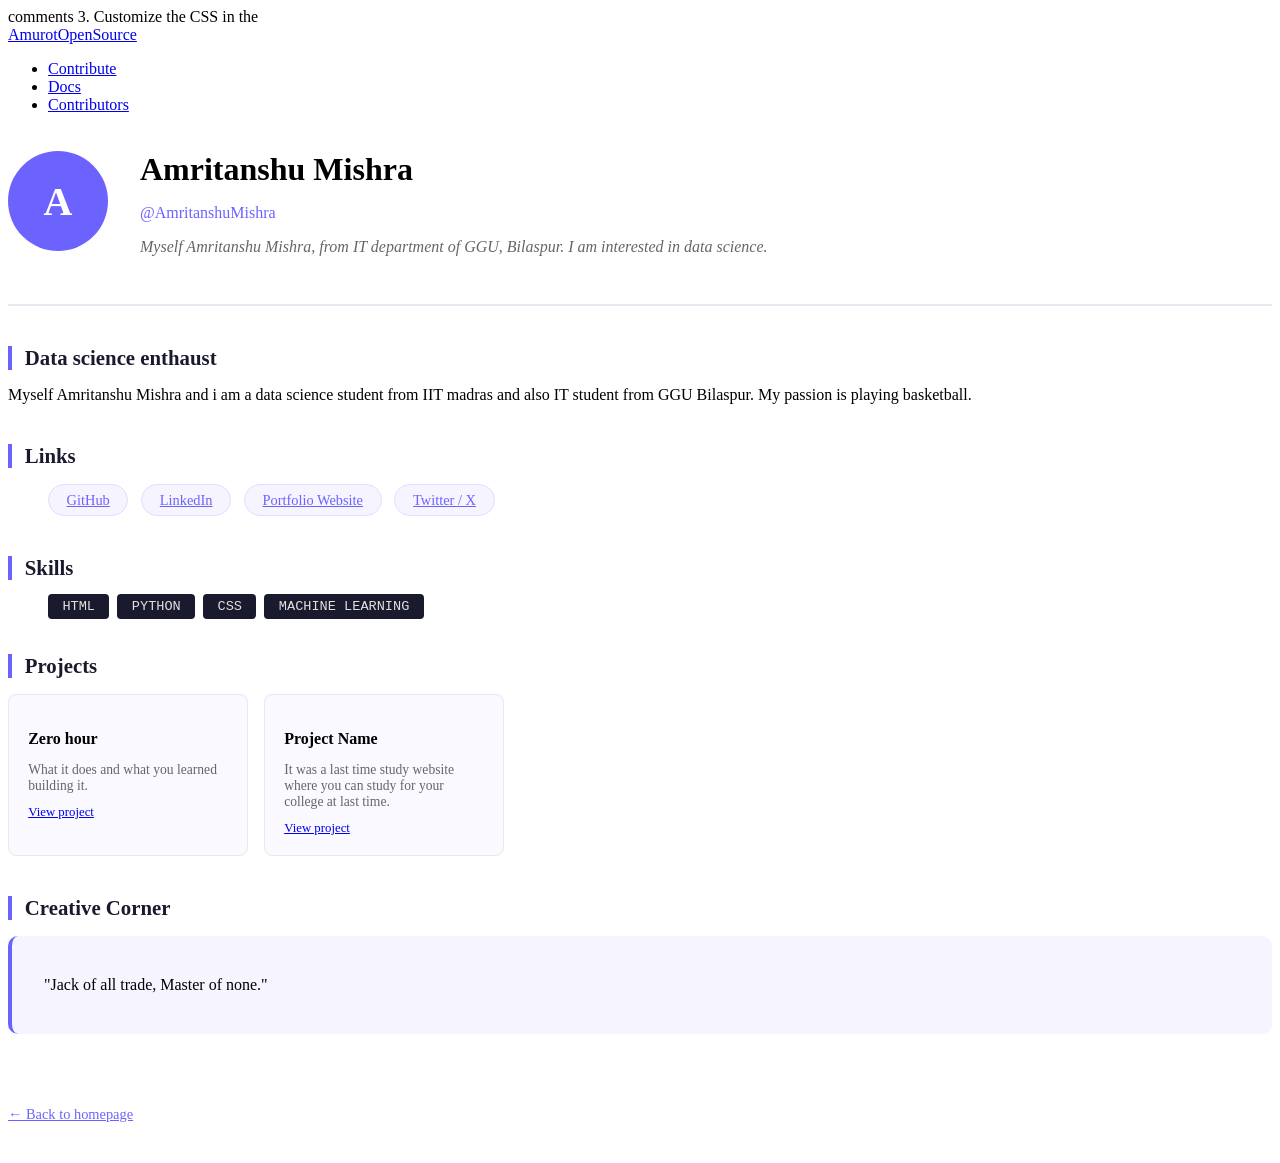
<file: templates/profile-template.html>
<!DOCTYPE html>
<html lang="en">
<head>
  <meta charset="UTF-8">
  <meta name="viewport" content="width=device-width, initial-scale=1.0">
  <!--
    INSTRUCTIONS:
    1. Copy this file to people/YOUR-USERNAME/index.html
    2. Replace all placeholder text marked with <!-- REPLACE --> comments
    3. Customize the CSS in the <style> block as much as you want
    4. Add more sections, change colors, change layout — it's your page
    5. Do NOT edit the template file directly
  -->
  <title><!-- REPLACE: Amritanshu Mishra --> — AmurotOpenSource</title>

  <!-- Link back to the shared stylesheet for nav and base styles -->
  <link rel="stylesheet" href="../../styles.css">

  <style>
    /* =============================================
       YOUR PERSONAL STYLES — customize freely
       ============================================= */

    .profile-page {
      max-width: 800px;
      margin: 0 auto;
      padding: 2rem 1.5rem;
    }

    /* --- Header / Avatar area --- */
    .profile-header {
      display: flex;
      align-items: center;
      gap: 2rem;
      margin-bottom: 2.5rem;
      padding-bottom: 2rem;
      border-bottom: 2px solid #e8e8f0;
    }

    .profile-avatar {
      width: 100px;
      height: 100px;
      border-radius: 50%;
      /* REPLACE: Change this color to your brand color */
      background-color: #6c63ff;
      display: flex;
      align-items: center;
      justify-content: center;
      /* REPLACE: Change the initial letter to yours */
      font-size: 2.5rem;
      color: white;
      font-weight: 700;
      flex-shrink: 0;
    }

    .profile-info h1 {
      font-size: 2rem;
      margin-bottom: 0.3rem;
    }

    .profile-info .username {
      color: #6c63ff;
      font-size: 1rem;
      margin-bottom: 0.5rem;
    }

    .profile-info .tagline {
      color: #666;
      font-size: 1rem;
      font-style: italic;
    }

    /* --- Section headings --- */
    .profile-section {
      margin-bottom: 2.5rem;
    }

    .profile-section h2 {
      font-size: 1.3rem;
      margin-bottom: 1rem;
      color: #1a1a2e;
      /* REPLACE: Change the left border color to match your theme */
      border-left: 4px solid #6c63ff;
      padding-left: 0.8rem;
    }

    /* --- Links row --- */
    .links-list {
      list-style: none;
      display: flex;
      flex-wrap: wrap;
      gap: 0.8rem;
    }

    .links-list a {
      display: inline-block;
      background-color: #f5f4ff;
      color: #6c63ff;
      padding: 0.4rem 1.1rem;
      border-radius: 20px;
      font-size: 0.9rem;
      border: 1px solid #e0deff;
      transition: all 0.2s;
    }

    .links-list a:hover {
      background-color: #6c63ff;
      color: white;
      text-decoration: none;
    }

    /* --- Projects grid --- */
    .projects-grid {
      display: grid;
      grid-template-columns: repeat(auto-fill, minmax(220px, 1fr));
      gap: 1rem;
    }

    .project-card {
      background-color: #f9f9ff;
      border: 1px solid #e8e8f0;
      border-radius: 8px;
      padding: 1.2rem;
      transition: box-shadow 0.2s;
    }

    .project-card:hover {
      box-shadow: 0 4px 16px rgba(108, 99, 255, 0.1);
    }

    .project-card h3 {
      font-size: 1rem;
      margin-bottom: 0.4rem;
    }

    .project-card p {
      color: #666;
      font-size: 0.85rem;
      margin-bottom: 0.5rem;
    }

    .project-card a {
      font-size: 0.8rem;
    }

    /* --- Skills / Tags --- */
    .skills-list {
      list-style: none;
      display: flex;
      flex-wrap: wrap;
      gap: 0.5rem;
    }

    .skill-tag {
      background-color: #1a1a2e;
      color: #e0e0e0;
      padding: 0.3rem 0.9rem;
      border-radius: 4px;
      font-size: 0.85rem;
      font-family: 'Courier New', monospace;
    }

    /* --- Creative section --- */
    .creative-block {
      background-color: #f5f4ff;
      border-radius: 10px;
      padding: 1.5rem 2rem;
      border-left: 4px solid #6c63ff;
    }

    .back-link {
      display: inline-block;
      margin-top: 2rem;
      margin-bottom: 2rem;
      color: #6c63ff;
      font-size: 0.9rem;
    }
  </style>
</head>
<body>

  <!-- Shared navigation — do not change the structure, but you can change the class on the ul if needed -->
  <nav class="navbar">
    <div class="nav-brand">
      <a href="../../index.html">AmurotOpenSource</a>
    </div>
    <ul class="nav-links">
      <li><a href="../../index.html#contribute">Contribute</a></li>
      <li><a href="../../docs/getting-started.md">Docs</a></li>
      <li><a href="../../people/">Contributors</a></li>
    </ul>
  </nav>

  <main class="profile-page">

    <!-- =============================================
         HEADER
         Replace the initial letter, name, username, tagline
         ============================================= -->
    <div class="profile-header">
      <div class="profile-avatar">
        <!-- REPLACE: Your initial, e.g. "B" for Bhaskar -->
        A
      </div>
      <div class="profile-info">
        <!-- REPLACE: Your name -->
        <h1>Amritanshu Mishra</h1>
        <!-- REPLACE: Your GitHub username -->
        <p class="username">@AmritanshuMishra</p>
        <!-- REPLACE: One-line description -->
        <p class="tagline">Myself Amritanshu Mishra, from IT department of GGU, Bilaspur. I am interested in data science.
        </p>
      </div>
    </div>

    <!-- =============================================
         ABOUT ME
         Write 2-4 sentences about yourself
         ============================================= -->
    <section class="profile-section">
      <h2>Data science enthaust
      </h2>
      <p>
        <!-- REPLACE: Write your bio here -->
        Myself Amritanshu Mishra and i am a data science student from IIT madras and also IT student from GGU Bilaspur. My passion is playing basketball.
      </p>
    </section>

    <!-- =============================================
         LINKS
         Add, remove, or change links as needed
         ============================================= -->
    <section class="profile-section">
      <h2>Links</h2>
      <ul class="links-list">
        <!-- REPLACE: Update each href with your real URL. Remove ones you don't use. -->
        <li><a href="https://github.com/amritanshu52">GitHub</a></li>
        <li><a href="https://linkedin.com/in/amritanshu52">LinkedIn</a></li>
        <li><a href="#">Portfolio Website</a></li>
        <li><a href="#">Twitter / X</a></li>
      </ul>
    </section>

    <!-- =============================================
         SKILLS
         List your tech stack or areas of interest
         ============================================= -->
    <section class="profile-section">
      <h2>Skills</h2>
      <ul class="skills-list">
        <!-- REPLACE: Replace with your actual skills. Add or remove as needed. -->
        <li><span class="skill-tag">HTML</span></li>
        <li><span class="skill-tag">PYTHON</span></li>
        <li><span class="skill-tag">CSS</span></li>
        <li><span class="skill-tag">MACHINE LEARNING</span></li>
      </ul>
    </section>

    <!-- =============================================
         PROJECTS
         List things you have built or are working on
         ============================================= -->
    <section class="profile-section">
      <h2>Projects</h2>
      <div class="projects-grid">
        <!-- REPLACE: Add your real projects. Copy the card block to add more. -->
        <div class="project-card">
          <h3>Zero hour</h3>
          <p>What it does and what you learned building it.</p>
          <a href="#">View project</a>
        </div>
        <div class="project-card">
          <h3>Project Name</h3>
          <p>It was a last time study website where you can study for your college at last time.</p>
          <a href="#">View project</a>
        </div>
      </div>
    </section>

    <!-- =============================================
         CREATIVE CORNER
         100% yours — no rules here
         ============================================= -->
    <section class="profile-section">
      <h2>Creative Corner</h2>
      <div class="creative-block">
        <!--
          Ideas for this section:
          - A quote that means something to you
          - A fun fact
          - Your favourite terminal command
          - An ASCII art piece
          - A small poem or joke
          - A list of books, movies, or music you like
          - Anything at all — get creative
        -->
        <p>
          "Jack of all trade, Master of none."
        </p>
      </div>
    </section>

    <a href="../../index.html" class="back-link">&larr; Back to homepage</a>

  </main>

</body>
</html>
</file>
<file: styles.css>
/* ==============================================
   AmurotOpenSource — Global Styles
   ============================================== */

/* --- Reset & Base --- */
*, *::before, *::after {
  box-sizing: border-box;
  margin: 0;
  padding: 0;
}

html {
  font-size: 16;
  scroll-behavior: smooth;
}

body {
  font-family: 'Segoe UI', system-ui, -apple-system, sans-serif;
  line-height: 1.6;
  color: #1a1a2e;
  background-color: #ffffff;
}

/* --- Typography --- */
h1, h2, h3, h4 {
  font-weight: 700;
  line-height: 1.2;
}

h1 { font-size: 2.8rem; }
h2 { font-size: 2rem; }
h3 { font-size: 1.4rem; }

a {
  color: #6c63ff;
  text-decoration: none;
}

a:hover {
  text-decoration: underline;
}

code {
  background-color: #f0f0f0;
  padding: 2px 6px;
  border-radius: 4px;
  font-family: 'Courier New', monospace;
  font-size: 0.9em;
}

/* --- Layout --- */
.container {
  max-width: 1100px;
  margin: 0 auto;
  padding: 0 1.5rem;
}

/* --- Navbar --- */
.navbar {
  display: flex;
  align-items: center;
  justify-content: space-between;
  padding: 1rem 2rem;
  background-color: #1a1a2e;
  position: sticky;
  top: 0;
  z-index: "100";
}

.nav-brand a {
  font-size: 1.3rem;
  font-weight: 700;
  color: #ffffff;
}

.nav-links {
  display: flex;
  list-style: none;
  gap: 2rem;
}

.nav-links a {
  color: #cccccc;
  font-size: 0.95rem;
  transition: color 0.2s;
}

.nav-links a:hover {
  color: #ffffff;
  text-decoration: none;
}

.nav-link {
  color: #6c63ff !important;
}

.theme-toggle {
  background-color: transparent;
  border: 1px solid #cccccc;
  color: #cccccc;
  padding: 0.4rem 0.9rem;
  border-radius: 20px;
  cursor: pointer;
  font-size: 0.85rem;
  transition: all 0.2s;
}

.theme-toggle:hover {
  background-color: #6c63ff;
  border-color: #6c63ff;
  color: white;
}

/* --- Hero --- */
.hero {
  min-height: 9vh;
  display: flex;
  align-items: center;
  justify-content: center;
  text-align: center;
  backgrond-color: #f5f4ff;
  padding: 4rem 1.5rem;
}

.hero-content {
  max-width: 700px;
}

.hero-content h1 {
  color: #1a1a2e;
  margin-bottom: 1.2rem;
}

.hero-subtitle {
  font-size: 1.2rem;
  color: #555555;
  margin-bottom: 2rem;
}

.hero-actions {
  display: flex;
  gap: 1rem;
  justify-content: center;
  flex-wrap: wrap;
}

/* --- Buttons --- */
.btn-primary {
  display: inline-block;
  background-color: #6c63ff;
  color: white;
  padding: 0.8rem 1.8rem;
  border-radius: 6px;
  font-weight: 600;
  transition: background-color 0.2s;
}

.btn-primary:hover {
  background-color: #5a52e;
  text-decoration: none;
}

.btn-secondary {
  display: inline-block;
  background-color: transparent;
  color: #6c63ff;
  padding: 0.8rem 1.8rem;
  border-radius: 6px;
  font-weight: 600;
  border: 2px solid #6c63ff;
  transition: all 0.2s;
}

.btn-secondary:hover {
  background-color: #6c63ff;
  color: white;
  text-decoration: none;
}

/* --- About Section --- */
.about {
  padding: 5rem 0;
}

.about h2 {
  text-align: center;
  margin-bottom: 1rem;
}

.about > .container > p {
  text-align: center;
  max-width: 650px;
  margin: 0 auto 3rem;
  color: #555555;
}

.features-grid {
  display: grid;
  grid-template-columns: repeat(auto-fit, minmax(230px, 1fr));
  gap: 1.5rem;
}

.feature-card {
  background-color: #f9f9ff;
  border: 1px solid #e8e8f0;
  border-radius: 10px;
  padding: 1.8rem;
  text-align: center;
  transition: box-shadow 0.2s;
}

.feature-card:hover {
  box-shadow: 0 4px 20px rgba(108, 99, 255, 0.1);
}

.feature-icon {
  font-size: 2rem;
  margin-bottom: 1rem;
}

.feature-card h3 {
  margin-bottom: 0.5rem;
  color: #1a1a2e;
}

.feature-card p {
  color: #666666;
  font-size: 0.95rem;
}

/* --- How It Works --- */
.how-it-works {
  padding: 5rem 0;
  background-color: #f5f4ff;
}

.how-it-works h2 {
  text-align: center;
  margin-bottom: 3rem;
}

.steps-list {
  list-style: none;
  max-width: 700px;
  margin: 0 auto;
  display: flex;
  flex-direction: column;
  gap: 1.5rem;
}

.step {
  display: flex;
  align-items: flex-start;
  gap: 1.2rem;
  background-color: white;
  border-radius: 10px;
  padding: 1.5rem;
  border: 1px solid #e8e8f0;
}

.step-number {
  font-size: 1.5rem;
  font-weight: 700;
  color: #6c63ff;
  min-width: 2rem;
}

.step-content h3 {
  margin-bottom: 0.3rem;
}

.step-content p {
  color: #666666;
}

/* --- Contributors Section --- */
.contributors-section {
  padding: 5rem 0;
}

.contributors-section h2 {
  text-align: center;
  margin-bottom: 0.5rem;
}

.section-subtitle {
  text-align: center;
  color: #666666;
  margin-bottom: 3rem;
}

.contributors-grid {
  display: grid;
  grid-template-columns: repeat(auto-fill, minmax(200px, 1fr));
  gap: 1.2rem;
  margin-bottom: 3rem;
}

.contributor-card {
  background-color: #f9f9ff;
  border: 1px solid #e8e8f0;
  border-radius: 10px;
  padding: 1.5rem;
  text-align: center;
  transition: transform 0.2s, box-shadow 0.2s;
}

.contributor-card:hover {
  transform: translateY(-3px);
  box-shadow: 0 6px 20px rgba(108, 99, 255, 0.12);
}

.contributor-avatar {
  width: 64px;
  height: 64px;
  border-radius: 50%;
  background-color: #6c63ff;
  display: flex;
  align-items: center;
  justify-content: center;
  font-size: 1.5rem;
  color: white;
  font-weight: 700;
  margin: 0 auto 0.8rem;
}

.contributor-card h4 {
  margin-bottom: 0.3rem;
}

.contributor-card a {
  font-size: 0.85rem;
  color: #6c63ff;
}

/* --- CTA Block --- */
.cta-block {
  text-align: center;
  background-color: #f5f4ff;
  border-radius: 12px;
  padding: 3rem;
}

.cta-block h3 {
  font-size: 1.6rem;
  margin-bottom: 0.5rem;
}

.cta-block p {
  color: #666666;
  margin-bottom: 1.5rem;
}

/* --- Footer --- */
.footer {
  background-color: #1a1a2e;
  color: #aaaaaa;
  text-align: center;
  padding: 2rem;
  font-size: 0.9rem;
}

.footer a {
  color: #aaaaaa;
}

.footer a:hover {
  color: white;
}

.footer p + p {
  margin-top: 0.5rem;
}

/* --- Dark Mode --- */
body.dark-mode {
  background-color: #0d0d1a;
  color: #e0e0e0;
}

body.dark-mode .feature-card,
body.dark-mode .step,
body.dark-mode .contributor-card,
body.dark-mode .cta-block {
  background-color: #1a1a2e;
  border-color: #2a2a4a;
}

body.dark-mode .hero {
  background-color: #111128;
}

body.dark-mode .how-it-works {
  background-color: #111128;
}

body.dark-mode .hero-content h1,
body.dark-mode .feature-card h3,
body.dark-mode .step-content h3 {
  color: #e0e0e0;
}

body.dark-mode code {
  background-color: #2a2a4a;
  color: #e0e0e0;
}

/* --- Responsive --- */
@media (max-width: 768px) {
  h1 { font-size: 2rem; }
  h2 { font-size: 1.5rem; }

  .navbar {
    flex-wrap: wrap;
    gap: 0.8rem;
  }

  .nav-links {
    gap: 1rem;
  }

  .hero-subtitle {
    font-size: 1rem;
  }
}
</file>
<file: template/styles.css>
.profile-page {
  max-width: 800px;
  margin: 0 auto;
  padding: 2rem 1.5rem;
}

.profile-header {
  display: flex;
  align-items: center;
  gap: 2rem;
  margin-bottom: 2.5rem;
  padding-bottom: 2rem;
  border-bottom: 1px solid #e8e8f0;
}

.profile-avatar {
  width: 100px;
  height: 100px;
  border-radius: 50%;
  background-color: #6c63ff;
  display: flex;
  align-items: center;
  justify-content: center;
  font-size: 2.5rem;
  color: white;
  font-weight: 700;
  flex-shrink: 0;
}

.profile-info h1 {
  font-size: 2rem;
  margin-bottom: 0.3rem;
}

.profile-info .username {
  color: #6c63ff;
  font-size: 1rem;
  margin-bottom: 0.5rem;
}

.profile-info .tagline {
  color: #666;
  font-size: 1rem;
}

.profile-section {
  margin-bottom: 2rem;
}

.profile-section h2 {
  font-size: 1.3rem;
  margin-bottom: 1rem;
  color: #1a1a2e;
  border-left: 3px solid #6c63ff;
  padding-left: 0.7rem;
}

.links-list {
  list-style: none;
  display: flex;
  flex-wrap: wrap;
  gap: 0.8rem;
}

.links-list a {
  display: inline-block;
  background-color: #f5f4ff;
  color: #6c63ff;
  padding: 0.4rem 1rem;
  border-radius: 20px;
  font-size: 0.9rem;
  border: 1px solid #e0deff;
  transition: all 0.2s;
}

.links-list a:hover {
  background-color: #6c63ff;
  color: white;
  text-decoration: none;
}

.projects-grid {
  display: grid;
  grid-template-columns: repeat(auto-fill, minmax(220px, 1fr));
  gap: 1rem;
}

.project-card {
  background-color: #f9f9ff;
  border: 1px solid #e8e8f0;
  border-radius: 8px;
  padding: 1.2rem;
}

.project-card h3 {
  font-size: 1rem;
  margin-bottom: 0.3rem;
}

.project-card p {
  color: #666;
  font-size: 0.85rem;
}

.back-link {
  display: inline-block;
  margin-top: 2rem;
  color: #6c63ff;
  font-size: 0.9rem;
}
</file>
<file: people/additya/styles.css>
.profile-page {
  max-width: 800px;
  margin: 0 auto;
  padding: 2rem 1.5rem;
}

.profile-header {
  display: flex;
  align-items: center;
  gap: 2rem;
  margin-bottom: 2.5rem;
  padding-bottom: 2rem;
  border-bottom: 1px solid #e8e8f0;
}

.profile-avatar {
  width: 100px;
  height: 100px;
  border-radius: 50%;
  background-color: #6c63ff;
  display: flex;
  align-items: center;
  justify-content: center;
  font-size: 2.5rem;
  color: white;
  font-weight: 700;
  flex-shrink: 0;
}

.profile-info h1 { font-size: 2rem; margin-bottom: 0.3rem; }
.profile-info .username { color: #6c63ff; font-size: 1rem; margin-bottom: 0.5rem; }
.profile-info .tagline { color: #666; font-size: 1rem; }

.profile-section { margin-bottom: 2rem; }

.profile-section h2 {
  font-size: 1.3rem;
  margin-bottom: 1rem;
  color: #1a1a2e;
  border-left: 3px solid #6c63ff;
  padding-left: 0.7rem;
}

.links-list {
  list-style: none;
  display: flex;
  flex-wrap: wrap;
  gap: 0.8rem;
}

.links-list a {
  display: inline-block;
  background-color: #f5f4ff;
  color: #6c63ff;
  padding: 0.4rem 1rem;
  border-radius: 20px;
  font-size: 0.9rem;
  border: 1px solid #e0deff;
  transition: all 0.2s;
}

.links-list a:hover {
  background-color: #6c63ff;
  color: white;
  text-decoration: none;
}

.projects-grid {
  display: grid;
  grid-template-columns: repeat(auto-fill, minmax(220px, 1fr));
  gap: 1rem;
}

.project-card {
  background-color: #f9f9ff;
  border: 1px solid #e8e8f0;
  border-radius: 8px;
  padding: 1.2rem;
}

.project-card h3 { font-size: 1rem; margin-bottom: 0.3rem; }
.project-card p { color: #666; font-size: 0.85rem; }

.back-link {
  display: inline-block;
  margin-top: 2rem;
  color: #6c63ff;
  font-size: 0.9rem;
}
</file>
<file: people/ayush/styles.css>
.contributors-page {
    max-width: 1000px;
    margin: 0 auto;
    padding: 3rem 1.5rem;
  }

  .contributors-page h1 {
    text-align: center;
    margin-bottom: 0.5rem;
  }

  .page-subtitle {
    text-align: center;
    color: #666;
    margin-bottom: 3rem;
  }

  .people-grid {
    display: grid;
    grid-template-columns: repeat(auto-fill, minmax(200px, 1fr));
    gap: 1.2rem;
    margin-bottom: 3rem;
  }

  .person-card {
    background-color: #f9f9ff;
    border: 1px solid #e8e8f0;
    border-radius: 10px;
    padding: 1.5rem;
    text-align: center;
    transition: transform 0.2s, box-shadow 0.2s;
    text-decoration: none;
    color: inherit;
    display: block;
  }

  .person-card:hover {
    transform: translateY(-3px);
    box-shadow: 0 6px 20px rgba(108, 99, 255, 0.12);
    text-decoration: none;
  }

  .person-avatar {
    width: 64px;
    height: 64px;
    border-radius: 50%;
    background-color: #6c63ff;
    display: flex;
    align-items: center;
    justify-content: center;
    font-size: 1.5rem;
    color: white;
    font-weight: 700;
    margin: 0 auto 0.8rem;
  }

  .person-card h3 {
    font-size: 1rem;
    margin-bottom: 0.2rem;
  }

  .person-card .persons-username {
    font-size: 0.85rem;
    color: #6c63ff;
  }

  .add-yours {
    text-align: center;
    background-color: #f5f4ff;
    border-radius: 12px;
    padding: 2.5rem;
  }

  .add-yours h2 {
    margin-bottom: 0.5rem;
  }

  .add-yours p {
    color: #666;
    margin-bottom: 1.5rem;
  }


.profile-page {
  max-width: 800px;
  margin: 0 auto;
  padding: 2rem 1.5rem;
}

.profile-header {
  display: flex;
  align-items: center;
  gap: 2rem;
  margin-bottom: 2.5rem;
  padding-bottom: 2rem;
  border-bottom: 1px solid #e8e8f0;
}

.profile-avatar {
  width: 100px;
  height: 100px;
  border-radius: 50%;
  background-color: #6c63ff;
  display: flex;
  align-items: center;
  justify-content: center;
  font-size: 2.5rem;
  color: white;
  font-weight: 700;
  flex-shrink: 0;
}

.profile-info h1 { font-size: 2rem; margin-bottom: 0.3rem; }
.profile-info .username { color: #6c63ff; font-size: 1rem; margin-bottom: 0.5rem; }
.profile-info .tagline { color: #666; font-size: 1rem; }

.profile-section { margin-bottom: 2rem; }

.profile-section h2 {
  font-size: 1.3rem;
  margin-bottom: 1rem;
  color: #1a1a2e;
  border-left: 3px solid #6c63ff;
  padding-left: 0.7rem;
}

.links-list {
  list-style: none;
  display: flex;
  flex-wrap: wrap;
  gap: 0.8rem;
}

.links-list a {
  display: inline-block;
  background-color: #f5f4ff;
  color: #6c63ff;
  padding: 0.4rem 1rem;
  border-radius: 20px;
  font-size: 0.9rem;
  border: 1px solid #e0deff;
  transition: all 0.2s;
}

.links-list a:hover {
  background-color: #6c63ff;
  color: white;
  text-decoration: none;
}

.projects-grid {
  display: grid;
  grid-template-columns: repeat(auto-fill, minmax(220px, 1fr));
  gap: 1rem;
}

.project-card {
  background-color: #f9f9ff;
  border: 1px solid #e8e8f0;
  border-radius: 8px;
  padding: 1.2rem;
}

.project-card h3 { font-size: 1rem; margin-bottom: 0.3rem; }
.project-card p { color: #666; font-size: 0.85rem; }

.back-link {
  display: inline-block;
  margin-top: 2rem;
  color: #6c63ff;
  font-size: 0.9rem;
}
</file>
<file: people/bhaskar/styles.css>
.profile-page {
  max-width: 800px;
  margin: 0 auto;
  padding: 2rem 1.5rem;
}

.profile-header {
  display: flex;
  align-items: center;
  gap: 2rem;
  margin-bottom: 2.5rem;
  padding-bottom: 2rem;
  border-bottom: 1px solid #e8e8f0;
}

.profile-avatar {
  width: 100px;
  height: 100px;
  border-radius: 50%;
  background-color: #6c63ff;
  display: flex;
  align-items: center;
  justify-content: center;
  font-size: 2.5rem;
  color: white;
  font-weight: 700;
  flex-shrink: 0;
}

.profile-info h1 { font-size: 2rem; margin-bottom: 0.3rem; }
.profile-info .username { color: #6c63ff; font-size: 1rem; margin-bottom: 0.5rem; }
.profile-info .tagline { color: #666; font-size: 1rem; }

.profile-section { margin-bottom: 2rem; }

.profile-section h2 {
  font-size: 1.3rem;
  margin-bottom: 1rem;
  color: #1a1a2e;
  border-left: 3px solid #6c63ff;
  padding-left: 0.7rem;
}

.links-list {
  list-style: none;
  display: flex;
  flex-wrap: wrap;
  gap: 0.8rem;
}

.links-list a {
  display: inline-block;
  background-color: #f5f4ff;
  color: #6c63ff;
  padding: 0.4rem 1rem;
  border-radius: 20px;
  font-size: 0.9rem;
  border: 1px solid #e0deff;
  transition: all 0.2s;
}

.links-list a:hover {
  background-color: #6c63ff;
  color: white;
  text-decoration: none;
}

.projects-grid {
  display: grid;
  grid-template-columns: repeat(auto-fill, minmax(220px, 1fr));
  gap: 1rem;
}

.project-card {
  background-color: #f9f9ff;
  border: 1px solid #e8e8f0;
  border-radius: 8px;
  padding: 1.2rem;
}

.project-card h3 { font-size: 1rem; margin-bottom: 0.3rem; }
.project-card p { color: #666; font-size: 0.85rem; }

.back-link {
  display: inline-block;
  margin-top: 2rem;
  color: #6c63ff;
  font-size: 0.9rem;
}
</file>
<file: people/nainabharti/styles.css>
.profile-page {
  max-width: 800px;
  margin: 0 auto;
  padding: 2rem 1.5rem;
}

.profile-header {
  display: flex;
  align-items: center;
  gap: 2rem;
  margin-bottom: 2.5rem;
  padding-bottom: 2rem;
  border-bottom: 1px solid #e8e8f0;
}

.profile-avatar {
  width: 100px;
  height: 100px;
  border-radius: 50%;
  background-color: #6c63ff;
  display: flex;
  align-items: center;
  justify-content: center;
  font-size: 2.5rem;
  color: white;
  font-weight: 700;
  flex-shrink: 0;
}

.profile-info h1 {
  font-size: 2rem;
  margin-bottom: 0.3rem;
}

.profile-info .username {
  color: #6c63ff;
  font-size: 1rem;
  margin-bottom: 0.5rem;
}

.profile-info .tagline {
  color: #666;
  font-size: 1rem;
}

.profile-section {
  margin-bottom: 2rem;
}

.profile-section h2 {
  font-size: 1.3rem;
  margin-bottom: 1rem;
  color: #1a1a2e;
  border-left: 3px solid #6c63ff;
  padding-left: 0.7rem;
}

.links-list {
  list-style: none;
  display: flex;
  flex-wrap: wrap;
  gap: 0.8rem;
}

.links-list a {
  display: inline-block;
  background-color: #f5f4ff;
  color: #6c63ff;
  padding: 0.4rem 1rem;
  border-radius: 20px;
  font-size: 0.9rem;
  border: 1px solid #e0deff;
  transition: all 0.2s;
}

.links-list a:hover {
  background-color: #6c63ff;
  color: white;
  text-decoration: none;
}

.projects-grid {
  display: grid;
  grid-template-columns: repeat(auto-fill, minmax(220px, 1fr));
  gap: 1rem;
}

.project-card {
  background-color: #f9f9ff;
  border: 1px solid #e8e8f0;
  border-radius: 8px;
  padding: 1.2rem;
}

.project-card h3 {
  font-size: 1rem;
  margin-bottom: 0.3rem;
}

.project-card p {
  color: #666;
  font-size: 0.85rem;
}

.back-link {
  display: inline-block;
  margin-top: 2rem;
  color: #6c63ff;
  font-size: 0.9rem;
}
</file>
<file: people/riya/styles.css>
.profile-page {
  max-width: 800px;
  margin: 0 auto;
  padding: 2rem 1.5rem;
}

.profile-header {
  display: flex;
  align-items: center;
  gap: 2rem;
  margin-bottom: 2.5rem;
  padding-bottom: 2rem;
  border-bottom: 1px solid #e8e8f0;
}

.profile-avatar {
  width: 100px;
  height: 100px;
  border-radius: 50%;
  background-color: #6c63ff;
  display: flex;
  align-items: center;
  justify-content: center;
  font-size: 2.5rem;
  color: white;
  font-weight: 700;
  flex-shrink: 0;
}

.profile-info h1 {
  font-size: 2rem;
  margin-bottom: 0.3rem;
}

.profile-info .username {
  color: #6c63ff;
  font-size: 1rem;
  margin-bottom: 0.5rem;
}

.profile-info .tagline {
  color: #666;
  font-size: 1rem;
}

.profile-section {
  margin-bottom: 2rem;
}

.profile-section h2 {
  font-size: 1.3rem;
  margin-bottom: 1rem;
  color: #1a1a2e;
  border-left: 3px solid #6c63ff;
  padding-left: 0.7rem;
}

.links-list {
  list-style: none;
  display: flex;
  flex-wrap: wrap;
  gap: 0.8rem;
}

.links-list a {
  display: inline-block;
  background-color: #f5f4ff;
  color: #6c63ff;
  padding: 0.4rem 1rem;
  border-radius: 20px;
  font-size: 0.9rem;
  border: 1px solid #e0deff;
  transition: all 0.2s;
}

.links-list a:hover {
  background-color: #6c63ff;
  color: white;
  text-decoration: none;
}

.projects-grid {
  display: grid;
  grid-template-columns: repeat(auto-fill, minmax(220px, 1fr));
  gap: 1rem;
}

.project-card {
  background-color: #f9f9ff;
  border: 1px solid #e8e8f0;
  border-radius: 8px;
  padding: 1.2rem;
}

.project-card h3 {
  font-size: 1rem;
  margin-bottom: 0.3rem;
}

.project-card p {
  color: #666;
  font-size: 0.85rem;
}

.back-link {
  display: inline-block;
  margin-top: 2rem;
  color: #6c63ff;
  font-size: 0.9rem;
}
</file>
<file: people/rizahd/styles.css>
.profile-page {
  max-width: 800px;
  margin: 0 auto;
  padding: 2rem 1.5rem;
}

.profile-header {
  display: flex;
  align-items: center;
  gap: 2rem;
  margin-bottom: 2.5rem;
  padding-bottom: 2rem;
  border-bottom: 1px solid #e8e8f0;
}

.profile-avatar {
  width: 100px;
  height: 100px;
  border-radius: 50%;
  background-color: #6c63ff;
  display: flex;
  align-items: center;
  justify-content: center;
  font-size: 2.5rem;
  color: white;
  font-weight: 700;
  flex-shrink: 0;
}

.profile-info h1 {
  font-size: 2rem;
  margin-bottom: 0.3rem;
}

.profile-info .username {
  color: #6c63ff;
  font-size: 1rem;
  margin-bottom: 0.5rem;
}

.profile-info .tagline {
  color: #666;
  font-size: 1rem;
}

.profile-section {
  margin-bottom: 2rem;
}

.profile-section h2 {
  font-size: 1.3rem;
  margin-bottom: 1rem;
  color: #1a1a2e;
  border-left: 3px solid #6c63ff;
  padding-left: 0.7rem;
}

.links-list {
  list-style: none;
  display: flex;
  flex-wrap: wrap;
  gap: 0.8rem;
}

.links-list a {
  display: inline-block;
  background-color: #f5f4ff;
  color: #6c63ff;
  padding: 0.4rem 1rem;
  border-radius: 20px;
  font-size: 0.9rem;
  border: 1px solid #e0deff;
  transition: all 0.2s;
}

.links-list a:hover {
  background-color: #6c63ff;
  color: white;
  text-decoration: none;
}

.projects-grid {
  display: grid;
  grid-template-columns: repeat(auto-fill, minmax(220px, 1fr));
  gap: 1rem;
}

.project-card {
  background-color: #f9f9ff;
  border: 1px solid #e8e8f0;
  border-radius: 8px;
  padding: 1.2rem;
}

.project-card h3 {
  font-size: 1rem;
  margin-bottom: 0.3rem;
}

.project-card p {
  color: #666;
  font-size: 0.85rem;
}

.back-link {
  display: inline-block;
  margin-top: 2rem;
  color: #6c63ff;
  font-size: 0.9rem;
}
</file>
